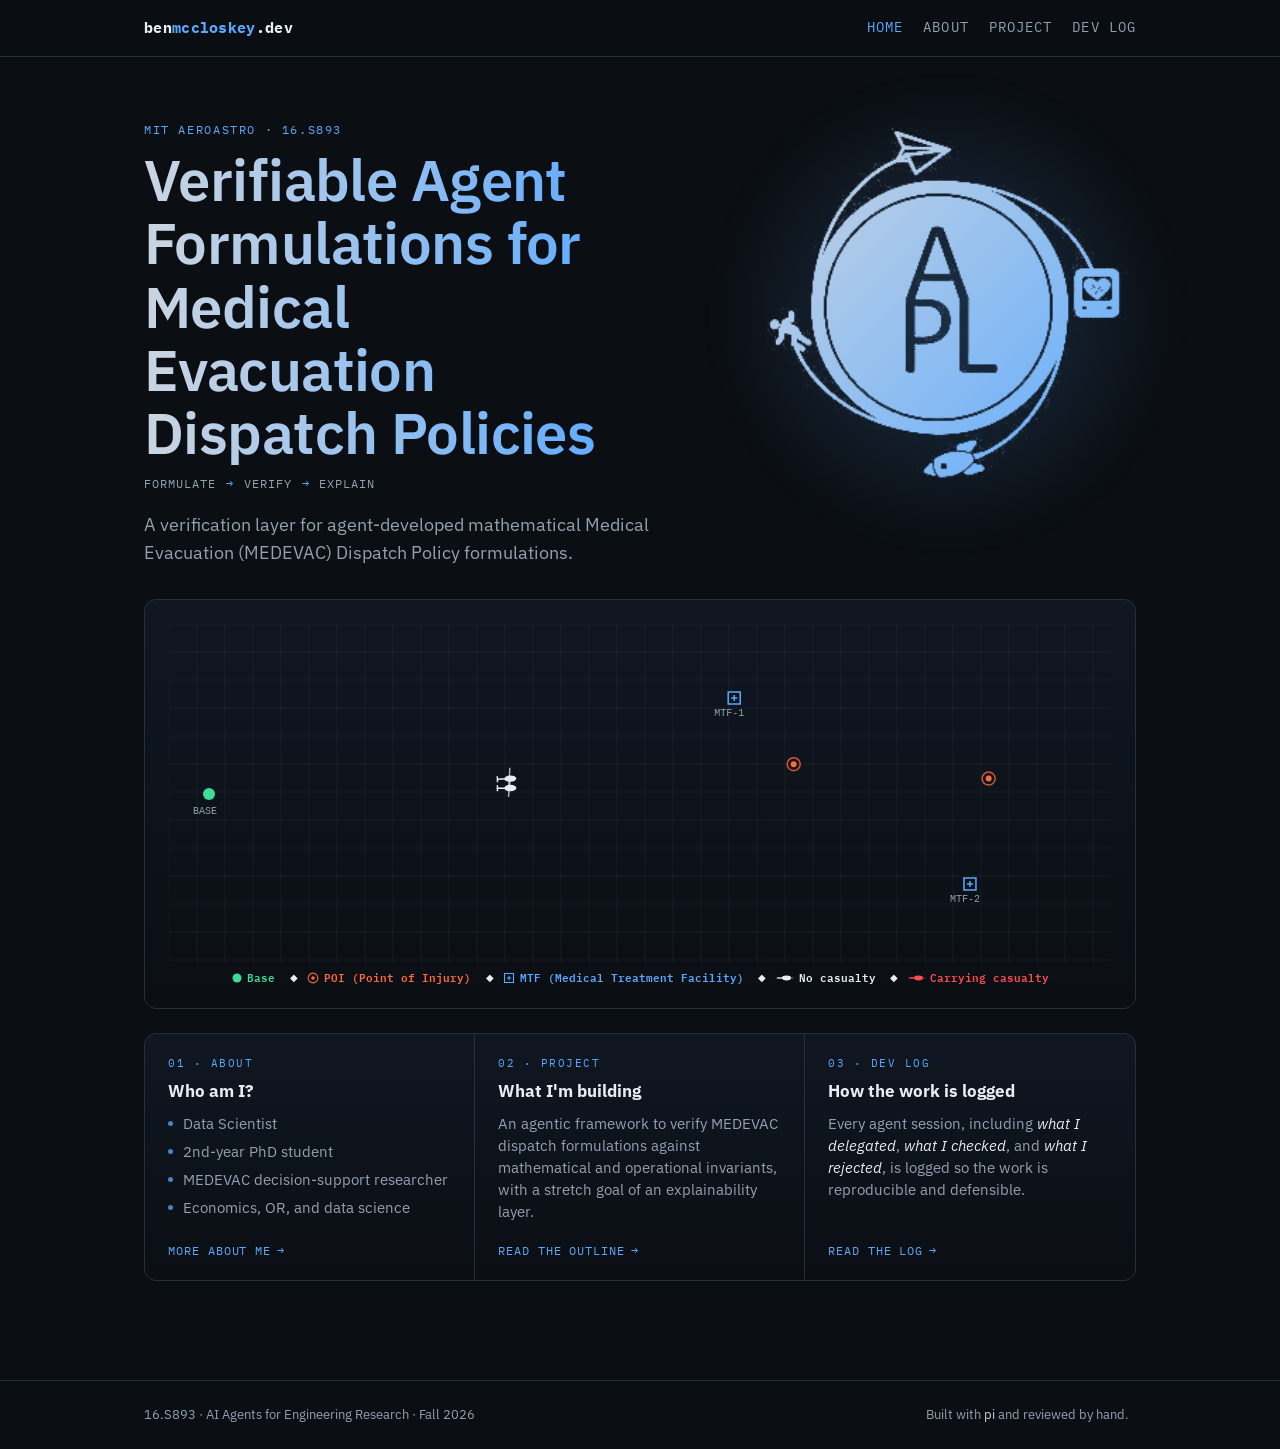
<file: index.html>
<!doctype html>
<html lang="en">
<head>
  <meta charset="utf-8" />
  <meta name="viewport" content="width=device-width, initial-scale=1" />
  <title>Ben McCloskey — 16.S893 Portfolio</title>
  <link rel="preconnect" href="https://fonts.googleapis.com" />
  <link rel="preconnect" href="https://fonts.gstatic.com" crossorigin />
  <link href="https://fonts.googleapis.com/css2?family=IBM+Plex+Mono:wght@400;500;600;700&family=IBM+Plex+Sans:wght@400;500;600;700&display=swap" rel="stylesheet" />
  <link rel="stylesheet" href="css/style.css?v=16" />
  <noscript><style>body{opacity:1 !important;}</style></noscript>
</head>
<body>
  <main>
    <div class="wrap">
      <div class="hero-top">
        <div class="hero-text">
          <span class="eyebrow">MIT AeroAstro &middot; 16.S893</span>
          <h1 class="hero-title">Verifiable Agent Formulations for Medical Evacuation Dispatch Policies</h1>
          <p class="pipeline">Formulate <span class="arrow">&rarr;</span> Verify <span class="arrow">&rarr;</span> Explain</p>
          <p class="lede">A verification layer for agent-developed mathematical Medical Evacuation (MEDEVAC) Dispatch Policy formulations.</p>
        </div>
        <div class="hero-figure">
          <span class="apl-mark" role="img" aria-label="APL logo"></span>
        </div>
      </div>

      <div class="hero">
        <canvas id="dispatch-canvas" aria-label="Animated stylized MEDEVAC dispatch simulation" role="img"></canvas>
        <ul class="hero-legend">
          <li class="legend-base">
            <svg class="icon" viewBox="0 0 16 16" width="12" height="12" aria-hidden="true"><circle cx="8" cy="8" r="6" fill="currentColor"/></svg>
            Base
          </li>
          <li class="legend-poi">
            <svg class="icon" viewBox="0 0 16 16" width="12" height="12" aria-hidden="true"><circle cx="8" cy="8" r="6.5" fill="none" stroke="currentColor" stroke-width="1.4"/><circle cx="8" cy="8" r="2.4" fill="currentColor"/></svg>
            POI (Point of Injury)
          </li>
          <li class="legend-mtf">
            <svg class="icon" viewBox="0 0 16 16" width="12" height="12" aria-hidden="true"><rect x="2" y="2" width="12" height="12" fill="none" stroke="currentColor" stroke-width="1.4"/><path d="M8 5v6M5 8h6" stroke="currentColor" stroke-width="1.4"/></svg>
            MTF (Medical Treatment Facility)
          </li>
          <li class="legend-heli-empty">
            <svg class="icon" viewBox="0 0 24 16" width="18" height="12" aria-hidden="true"><line x1="1" y1="8" x2="9" y2="8" stroke="currentColor" stroke-width="1.6"/><ellipse cx="14" cy="8" rx="6" ry="3.2" fill="currentColor"/><line x1="3" y1="8" x2="23" y2="8" stroke="currentColor" stroke-width="1" opacity="0.6"/></svg>
            No casualty
          </li>
          <li class="legend-heli-casualty">
            <svg class="icon" viewBox="0 0 24 16" width="18" height="12" aria-hidden="true"><line x1="1" y1="8" x2="9" y2="8" stroke="currentColor" stroke-width="1.6"/><ellipse cx="14" cy="8" rx="6" ry="3.2" fill="currentColor"/><line x1="3" y1="8" x2="23" y2="8" stroke="currentColor" stroke-width="1" opacity="0.6"/></svg>
            Carrying casualty
          </li>
        </ul>
      </div>

      <div class="entry-grid">
        <article class="entry-card">
          <span class="entry-kicker">01 &middot; About</span>
          <h3>Who am I?</h3>
          <ul class="entry-list">
            <li>Data Scientist</li>
            <li>2nd-year PhD student</li>
            <li>MEDEVAC decision-support researcher</li>
            <li>Economics, OR, and data science</li>
          </ul>
          <a class="entry-link" href="about.html">More about me <span aria-hidden="true">&rarr;</span></a>
        </article>
        <article class="entry-card">
          <span class="entry-kicker">02 &middot; Project</span>
          <h3>What I'm building</h3>
          <p>An agentic framework to verify MEDEVAC dispatch formulations against mathematical and operational invariants, with a stretch goal of an explainability layer.</p>
          <a class="entry-link" href="project.html">Read the outline <span aria-hidden="true">&rarr;</span></a>
        </article>
        <article class="entry-card">
          <span class="entry-kicker">03 &middot; Dev log</span>
          <h3>How the work is logged</h3>
          <p>Every agent session, including <em>what I delegated</em>, <em>what I checked</em>, and <em>what I rejected</em>, is logged so the work is reproducible and defensible.</p>
          <a class="entry-link" href="devlog.html">Read the log <span aria-hidden="true">&rarr;</span></a>
        </article>
      </div>
    </div>
  </main>

  <script src="js/layout.js?v=8"></script>
  <script src="js/dispatch.js?v=4"></script>
</body>
</html>
</file>
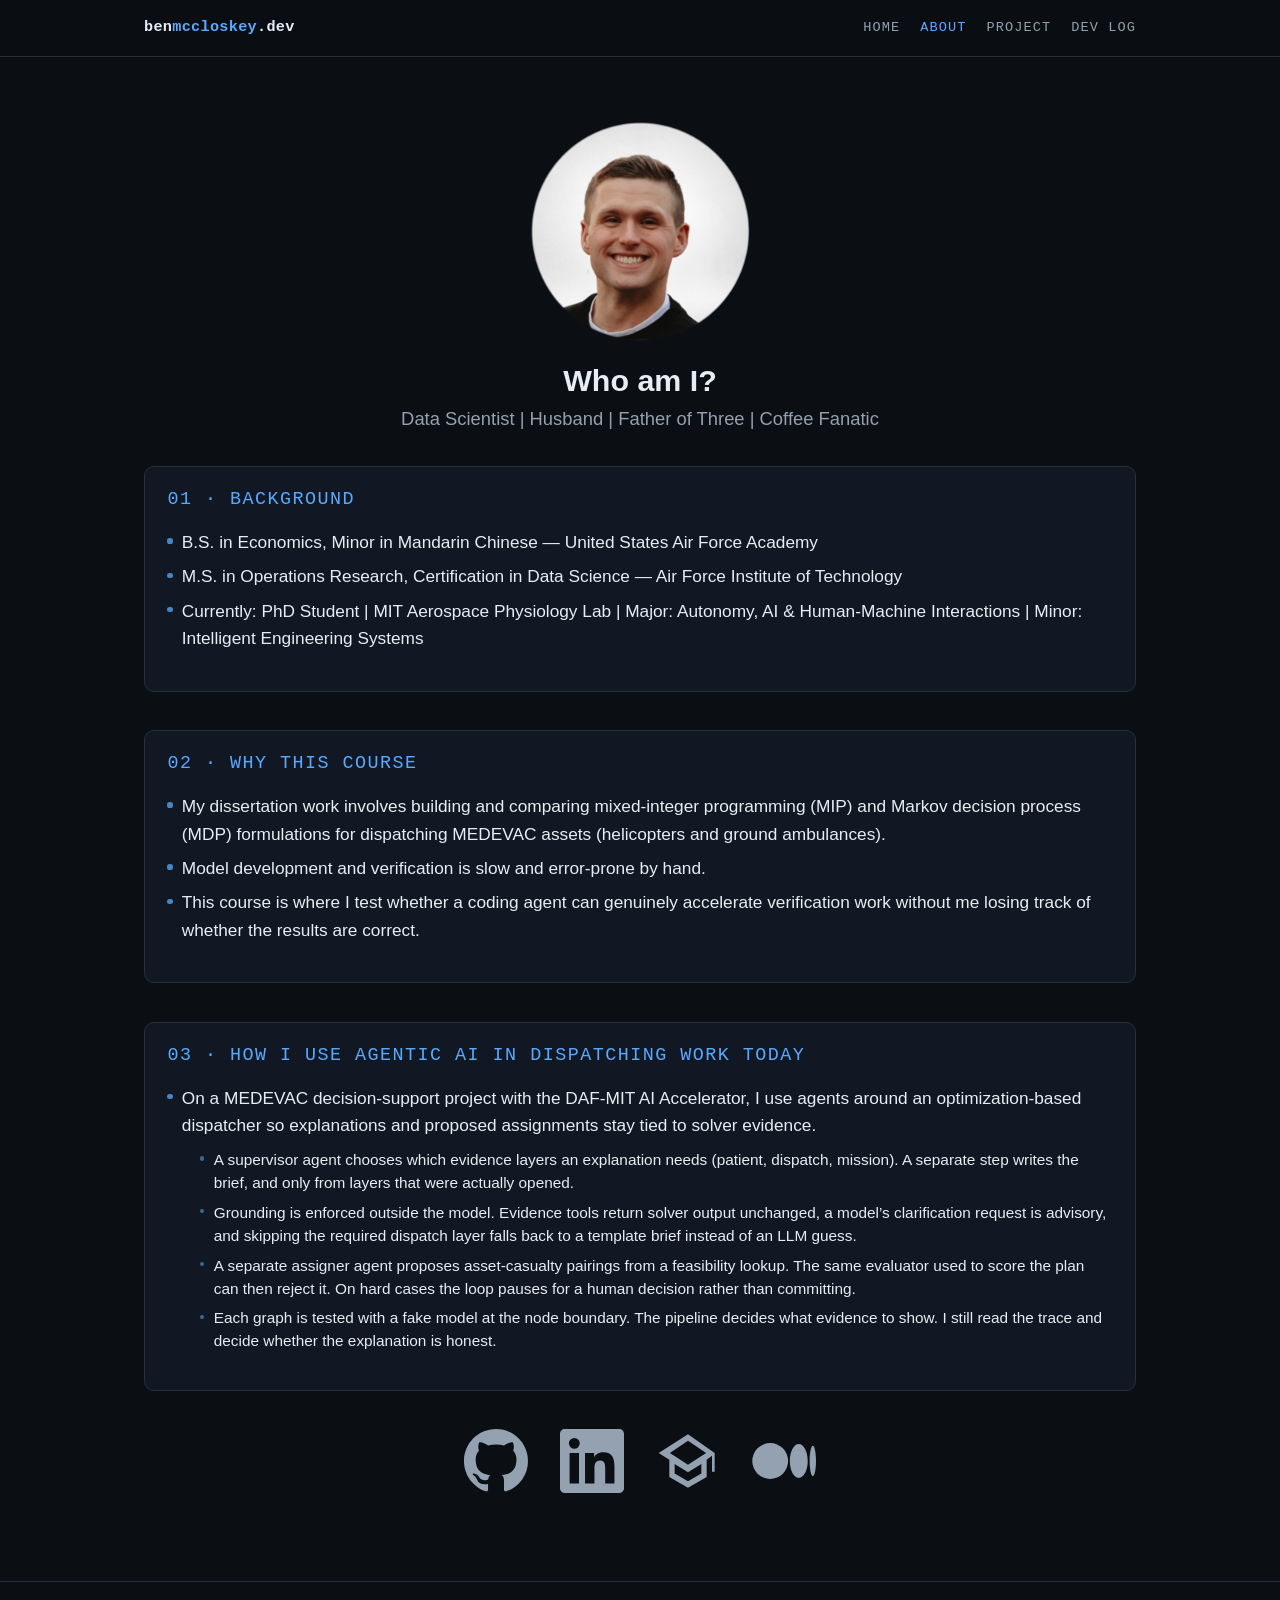
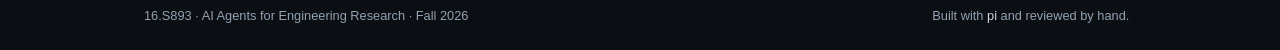
<file: about.html>
<!doctype html>
<html lang="en">
<head>
  <meta charset="utf-8" />
  <meta name="viewport" content="width=device-width, initial-scale=1" />
  <title>About — Ben McCloskey</title>
  <link rel="stylesheet" href="css/style.css?v=16" />
</head>
<body>
  <main>
    <div class="wrap">
      <img src="figures/about/me-circle.png" alt="Ben McCloskey" class="avatar" />
      <h1 class="about-title">Who am I?</h1>
      <p class="lede about-lede">Data Scientist | Husband | Father of Three | Coffee Fanatic</p>

      <div class="card about-card">
        <span class="entry-kicker">01 &middot; Background</span>
        <ul class="entry-list">
          <li>B.S. in Economics, Minor in Mandarin Chinese — United States Air Force Academy</li>
          <li>M.S. in Operations Research, Certification in Data Science — Air Force Institute of Technology</li>
          <li>Currently: PhD Student | MIT Aerospace Physiology Lab | Major: Autonomy, AI & Human-Machine Interactions | Minor: Intelligent Engineering Systems</li>
        </ul>
      </div>

      <div class="card about-card">
        <span class="entry-kicker">02 &middot; Why this course</span>
        <ul class="entry-list">
          <li>My dissertation work involves building and comparing mixed-integer programming (MIP) and Markov decision process (MDP) formulations for dispatching MEDEVAC assets (helicopters and ground ambulances).</li>
          <li>Model development and verification is slow and error-prone by hand.</li>
          <li>This course is where I test whether a coding agent can genuinely accelerate verification work without me losing track of whether the results are correct.</li>
        </ul>
      </div>

     <div class="card about-card">
  <span class="entry-kicker">03 &middot; How I use Agentic AI in Dispatching Work today</span>
  <ul class="entry-list">
    <li>On a MEDEVAC decision-support project with the DAF-MIT AI Accelerator, I use agents around an optimization-based dispatcher so explanations and proposed assignments stay tied to solver evidence.
      <ul class="entry-sublist">
        <li>A supervisor agent chooses which evidence layers an explanation needs (patient, dispatch, mission). A separate step writes the brief, and only from layers that were actually opened.</li>
        <li>Grounding is enforced outside the model. Evidence tools return solver output unchanged, a model’s clarification request is advisory, and skipping the required dispatch layer falls back to a template brief instead of an LLM guess.</li>
        <li>A separate assigner agent proposes asset-casualty pairings from a feasibility lookup. The same evaluator used to score the plan can then reject it. On hard cases the loop pauses for a human decision rather than committing.</li>
        <li>Each graph is tested with a fake model at the node boundary. The pipeline decides what evidence to show. I still read the trace and decide whether the explanation is honest.</li>
      </ul>
    </li>
  </ul>
</div>

      <ul class="social-links-list">
        <li>
          <a href="https://github.com/benmccloskey" target="_blank" rel="noopener" aria-label="GitHub" title="GitHub">
            <svg viewBox="0 0 16 16" width="64" height="64" aria-hidden="true"><path fill="currentColor" d="M8 0C3.58 0 0 3.58 0 8c0 3.54 2.29 6.53 5.47 7.59.4.07.55-.17.55-.38 0-.19-.01-.82-.01-1.49-2.01.37-2.53-.49-2.69-.94-.09-.23-.48-.94-.82-1.13-.28-.15-.68-.52-.01-.53.63-.01 1.08.58 1.23.82.72 1.21 1.87.87 2.33.66.07-.52.28-.87.51-1.07-1.78-.2-3.64-.89-3.64-3.95 0-.87.31-1.59.82-2.15-.08-.2-.36-1.02.08-2.12 0 0 .67-.21 2.2.82a7.6 7.6 0 0 1 2-.27c.68 0 1.36.09 2 .27 1.53-1.04 2.2-.82 2.2-.82.44 1.1.16 1.92.08 2.12.51.56.82 1.27.82 2.15 0 3.07-1.87 3.75-3.65 3.95.29.25.54.73.54 1.48 0 1.07-.01 1.93-.01 2.2 0 .21.15.46.55.38A8.01 8.01 0 0 0 16 8c0-4.42-3.58-8-8-8Z"/></svg>
          </a>
        </li>
        <li>
          <a href="https://www.linkedin.com/in/benjamin-mccloskey-169975a8/" target="_blank" rel="noopener" aria-label="LinkedIn" title="LinkedIn">
            <svg viewBox="0 0 16 16" width="64" height="64" aria-hidden="true"><path fill="currentColor" d="M14.82 0H1.18C.53 0 0 .53 0 1.18v13.64C0 15.47.53 16 1.18 16h13.64c.65 0 1.18-.53 1.18-1.18V1.18C16 .53 15.47 0 14.82 0ZM4.75 13.65H2.4V6h2.35v7.65Zm-1.17-8.7a1.36 1.36 0 1 1 0-2.72 1.36 1.36 0 0 1 0 2.72Zm10.07 8.7h-2.35V9.9c0-.9-.02-2.05-1.25-2.05-1.25 0-1.44.98-1.44 1.98v3.82H6.26V6h2.26v1.05h.03c.31-.59 1.08-1.22 2.23-1.22 2.39 0 2.83 1.57 2.83 3.62v4.2Z"/></svg>
          </a>
        </li>
        <li>
          <a href="https://scholar.google.com/citations?user=gbWarH4AAAAJ&hl=en" target="_blank" rel="noopener" aria-label="Google Scholar" title="Google Scholar">
            <svg viewBox="0 0 24 24" width="64" height="64" aria-hidden="true"><path fill="currentColor" d="M12 2 1 9l4 2.5V18l7 4 7-4v-6.5L21 10v6h1V9L12 2Zm0 2.4L18.8 9 12 13.4 5.2 9 12 4.4Zm-5 8.7 5 3.1 5-3.1v3.6l-5 2.86-5-2.86v-3.6Z"/></svg>
          </a>
        </li>
        <li>
          <a href="https://ben-mccloskey20.medium.com/" target="_blank" rel="noopener" aria-label="Medium" title="Medium">
            <svg viewBox="0 0 24 24" width="64" height="64" aria-hidden="true"><path fill="currentColor" d="M13.54 12a6.72 6.72 0 0 1-6.72 6.72A6.72 6.72 0 0 1 .1 12a6.72 6.72 0 0 1 6.72-6.72A6.72 6.72 0 0 1 13.54 12Zm7.36 0c0 3.5-1.5 6.34-3.36 6.34-1.85 0-3.35-2.84-3.35-6.34 0-3.5 1.5-6.34 3.35-6.34 1.86 0 3.36 2.84 3.36 6.34ZM24 12c0 3.14-.53 5.68-1.18 5.68-.66 0-1.19-2.54-1.19-5.68 0-3.14.53-5.68 1.19-5.68.65 0 1.18 2.54 1.18 5.68Z"/></svg>
          </a>
        </li>
      </ul>
    </div>
  </main>

  <script src="js/layout.js?v=8"></script>
</body>
</html>
</file>
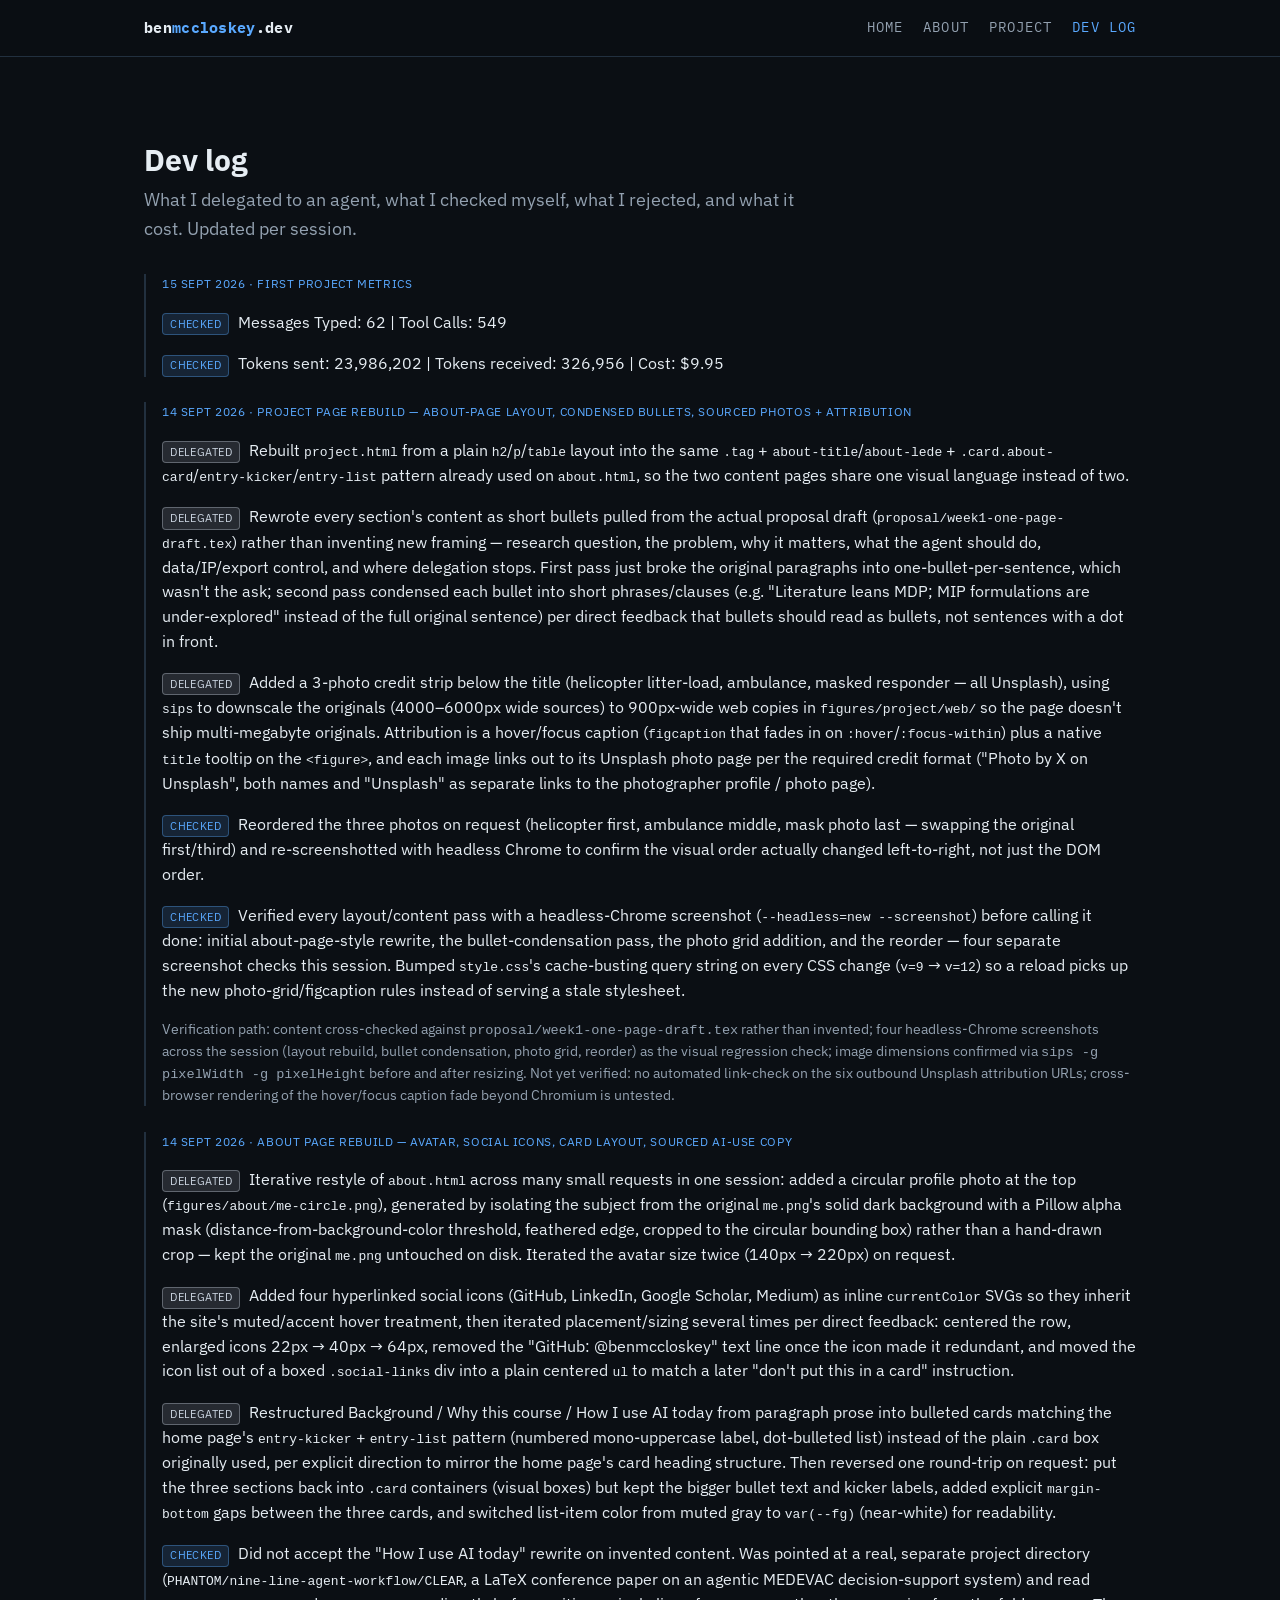
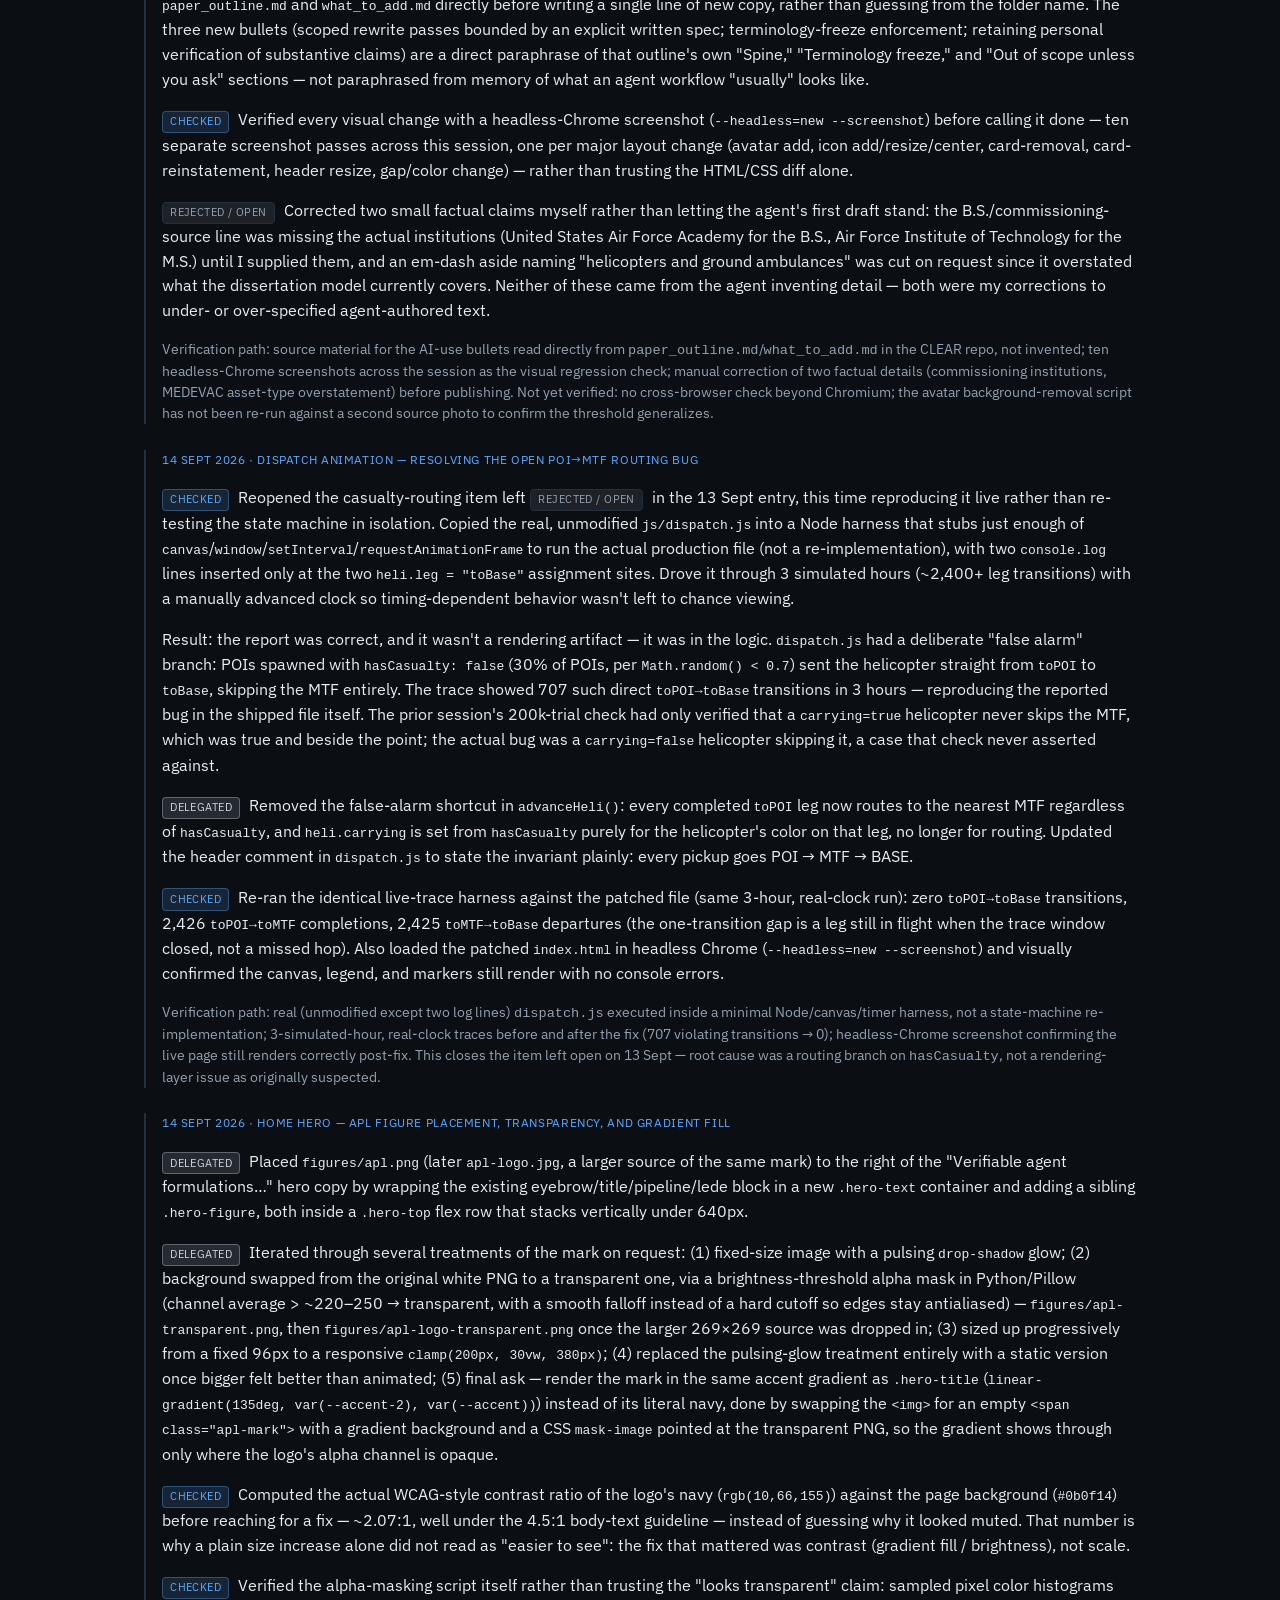
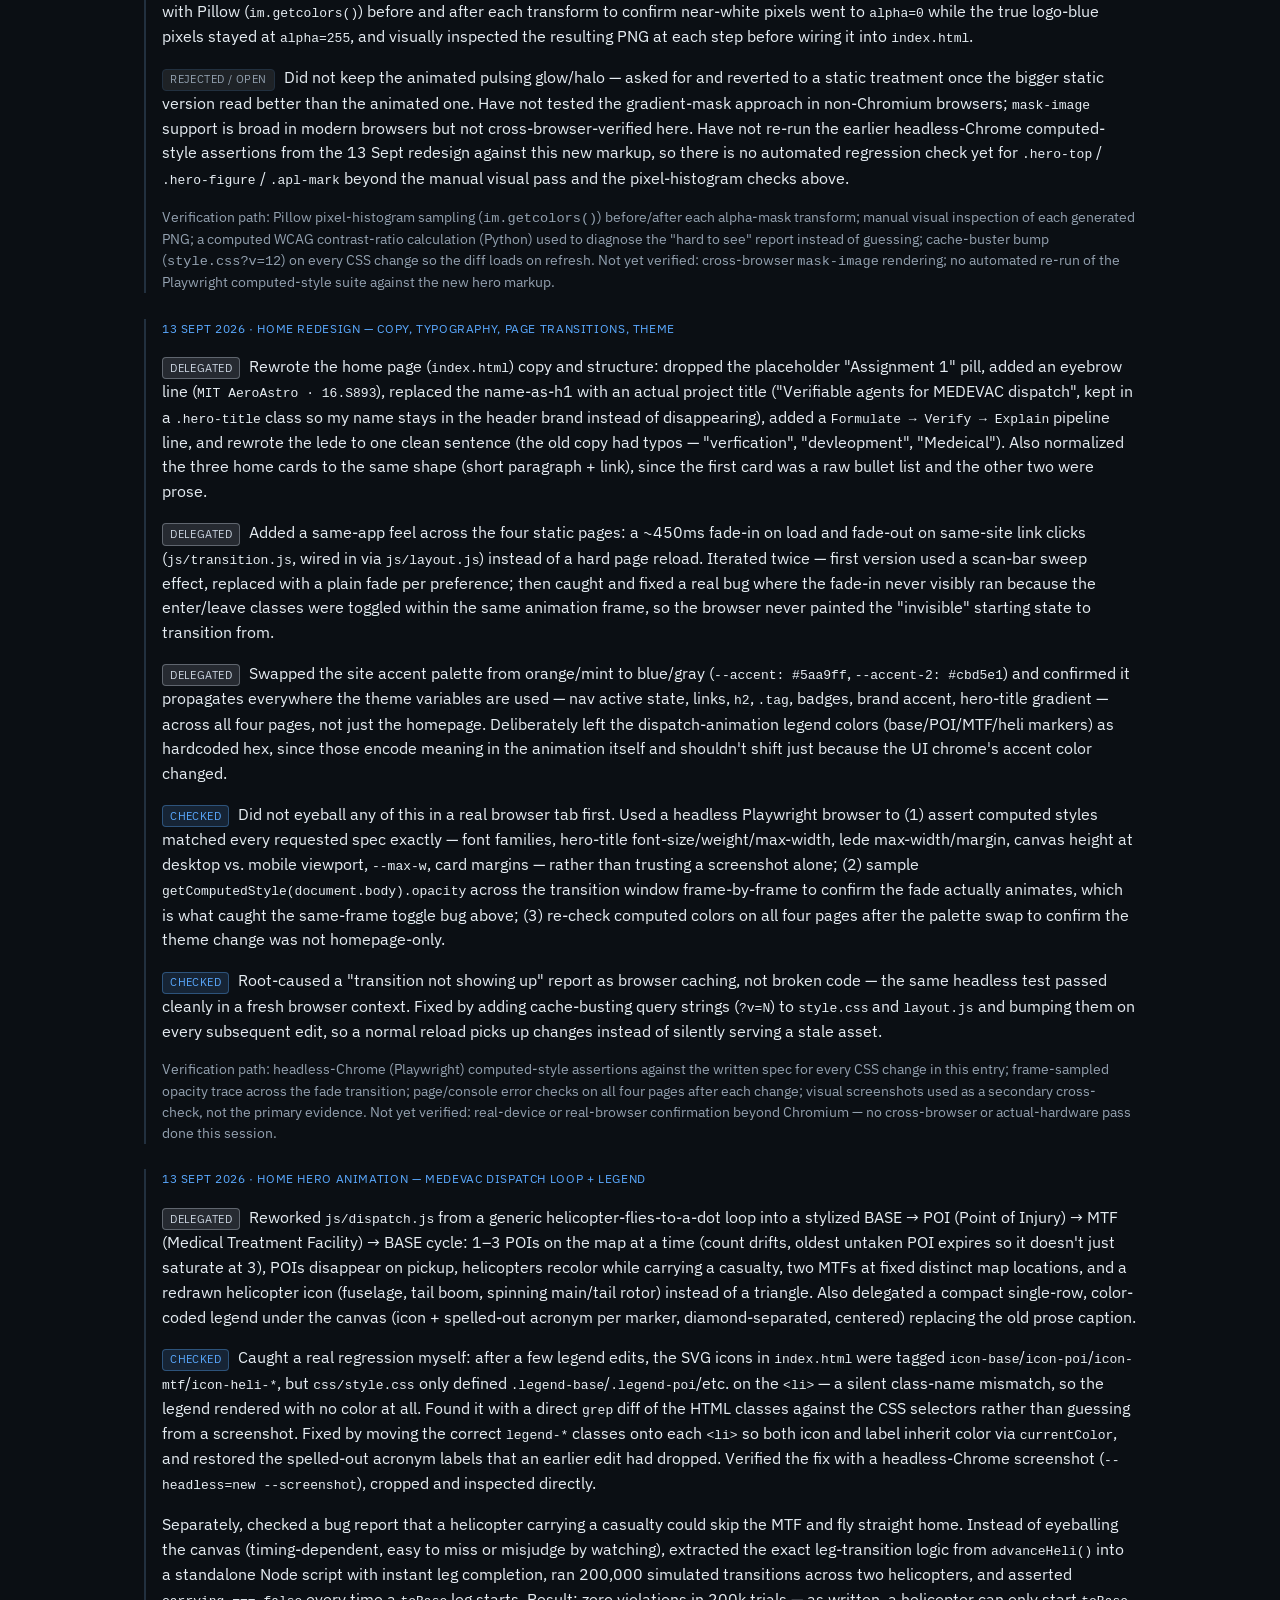
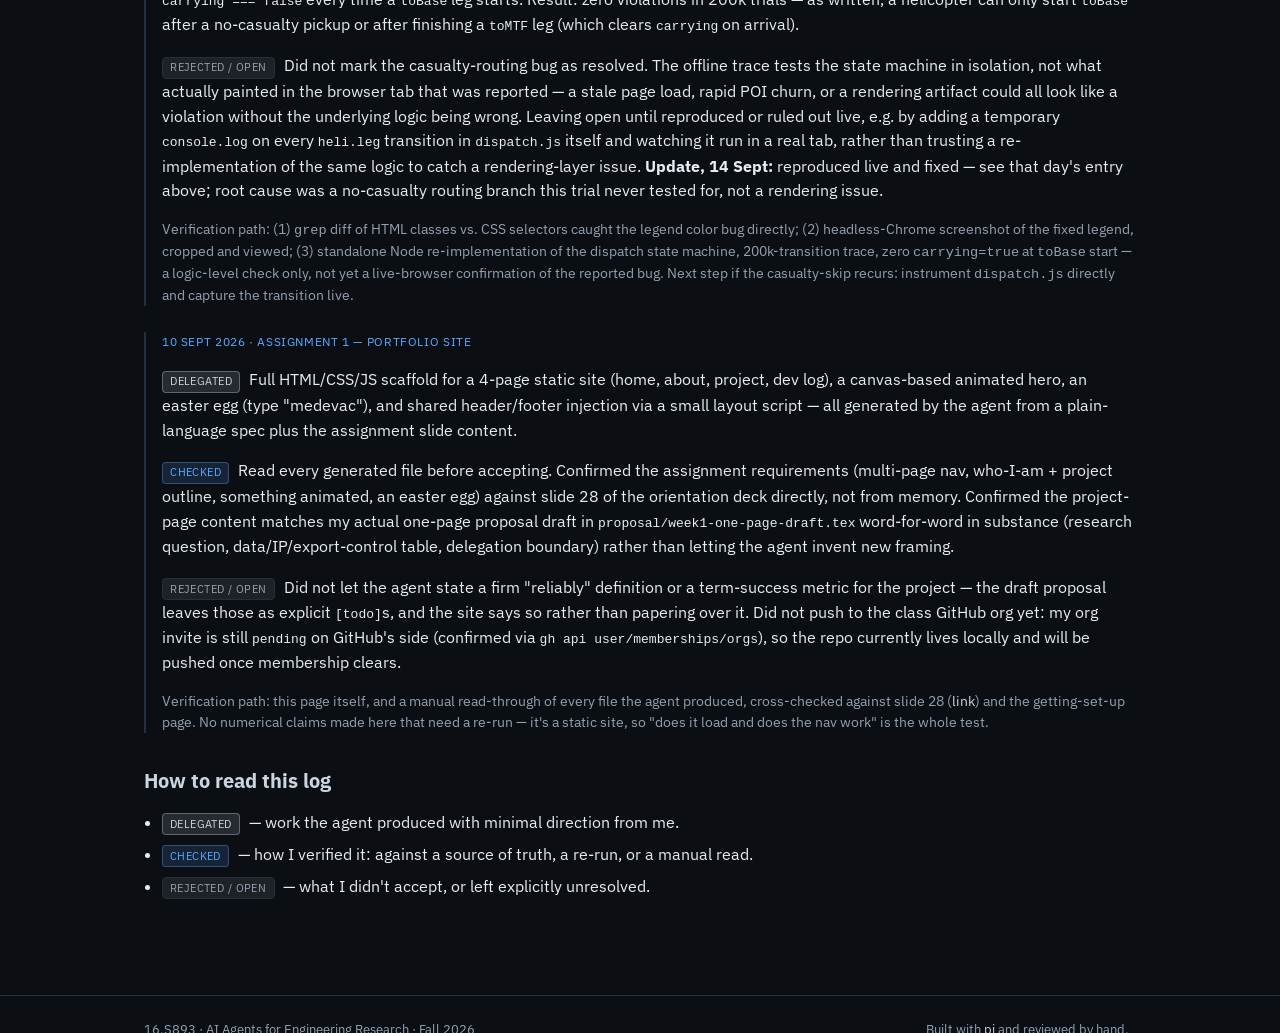
<file: devlog.html>
<!doctype html>
<html lang="en">
<head>
  <meta charset="utf-8" />
  <meta name="viewport" content="width=device-width, initial-scale=1" />
  <title>AI-Use Dev Log — Ben McCloskey</title>
  <link rel="preconnect" href="https://fonts.googleapis.com" />
  <link rel="preconnect" href="https://fonts.gstatic.com" crossorigin />
  <link href="https://fonts.googleapis.com/css2?family=IBM+Plex+Mono:wght@400;500;600;700&family=IBM+Plex+Sans:wght@400;500;600;700&display=swap" rel="stylesheet" />
  <link rel="stylesheet" href="css/style.css?v=16" />
  <noscript><style>body{opacity:1 !important;}</style></noscript>
</head>
<body>
  <main>
    <div class="wrap">
      <h1>Dev log</h1>
      <p class="lede">What I delegated to an agent, what I checked myself, what I rejected, and what it cost. Updated per session.</p>

      <div class="log-entry">
        <div class="log-date">15 Sept 2026 &middot; First project Metrics</div>
        <p>
          <span class="badge checked">Checked</span> Messages Typed: 62 | Tool Calls: 549 
        </p>
        <p>
          <span class="badge checked">Checked</span> Tokens sent: 23,986,202 | Tokens received: 326,956 | Cost: $9.95 
        </p>
      </div>

      <div class="log-entry">
        <div class="log-date">14 Sept 2026 &middot; Project page rebuild &mdash; about-page layout, condensed bullets, sourced photos + attribution</div>
        <p>
          <span class="badge delegated">Delegated</span> Rebuilt <code>project.html</code> from a plain <code>h2</code>/<code>p</code>/<code>table</code> layout into the same <code>.tag</code> + <code>about-title</code>/<code>about-lede</code> + <code>.card.about-card</code>/<code>entry-kicker</code>/<code>entry-list</code> pattern already used on <code>about.html</code>, so the two content pages share one visual language instead of two.
        </p>
        <p>
          <span class="badge delegated">Delegated</span> Rewrote every section's content as short bullets pulled from the actual proposal draft (<code>proposal/week1-one-page-draft.tex</code>) rather than inventing new framing &mdash; research question, the problem, why it matters, what the agent should do, data/IP/export control, and where delegation stops. First pass just broke the original paragraphs into one-bullet-per-sentence, which wasn't the ask; second pass condensed each bullet into short phrases/clauses (e.g. "Literature leans MDP; MIP formulations are under-explored" instead of the full original sentence) per direct feedback that bullets should read as bullets, not sentences with a dot in front.
        </p>
        <p>
          <span class="badge delegated">Delegated</span> Added a 3-photo credit strip below the title (helicopter litter-load, ambulance, masked responder &mdash; all Unsplash), using <code>sips</code> to downscale the originals (4000&ndash;6000px wide sources) to 900px-wide web copies in <code>figures/project/web/</code> so the page doesn't ship multi-megabyte originals. Attribution is a hover/focus caption (<code>figcaption</code> that fades in on <code>:hover</code>/<code>:focus-within</code>) plus a native <code>title</code> tooltip on the <code>&lt;figure&gt;</code>, and each image links out to its Unsplash photo page per the required credit format ("Photo by X on Unsplash", both names and "Unsplash" as separate links to the photographer profile / photo page).
        </p>
        <p>
          <span class="badge checked">Checked</span> Reordered the three photos on request (helicopter first, ambulance middle, mask photo last &mdash; swapping the original first/third) and re-screenshotted with headless Chrome to confirm the visual order actually changed left-to-right, not just the DOM order.
        </p>
        <p>
          <span class="badge checked">Checked</span> Verified every layout/content pass with a headless-Chrome screenshot (<code>--headless=new --screenshot</code>) before calling it done: initial about-page-style rewrite, the bullet-condensation pass, the photo grid addition, and the reorder &mdash; four separate screenshot checks this session. Bumped <code>style.css</code>'s cache-busting query string on every CSS change (<code>v=9</code> &rarr; <code>v=12</code>) so a reload picks up the new photo-grid/figcaption rules instead of serving a stale stylesheet.
        </p>
        <p style="color:var(--muted); font-size:0.85rem;">
          Verification path: content cross-checked against <code>proposal/week1-one-page-draft.tex</code> rather than invented; four headless-Chrome screenshots across the session (layout rebuild, bullet condensation, photo grid, reorder) as the visual regression check; image dimensions confirmed via <code>sips -g pixelWidth -g pixelHeight</code> before and after resizing. Not yet verified: no automated link-check on the six outbound Unsplash attribution URLs; cross-browser rendering of the hover/focus caption fade beyond Chromium is untested.
        </p>
      </div>

      <div class="log-entry">
        <div class="log-date">14 Sept 2026 &middot; About page rebuild — avatar, social icons, card layout, sourced AI-use copy</div>
        <p>
          <span class="badge delegated">Delegated</span> Iterative restyle of <code>about.html</code> across many small requests in one session: added a circular profile photo at the top (<code>figures/about/me-circle.png</code>), generated by isolating the subject from the original <code>me.png</code>'s solid dark background with a Pillow alpha mask (distance-from-background-color threshold, feathered edge, cropped to the circular bounding box) rather than a hand-drawn crop — kept the original <code>me.png</code> untouched on disk. Iterated the avatar size twice (140px &rarr; 220px) on request.
        </p>
        <p>
          <span class="badge delegated">Delegated</span> Added four hyperlinked social icons (GitHub, LinkedIn, Google Scholar, Medium) as inline <code>currentColor</code> SVGs so they inherit the site's muted/accent hover treatment, then iterated placement/sizing several times per direct feedback: centered the row, enlarged icons 22px &rarr; 40px &rarr; 64px, removed the "GitHub: @benmccloskey" text line once the icon made it redundant, and moved the icon list out of a boxed <code>.social-links</code> div into a plain centered <code>ul</code> to match a later "don't put this in a card" instruction.
        </p>
        <p>
          <span class="badge delegated">Delegated</span> Restructured Background / Why this course / How I use AI today from paragraph prose into bulleted cards matching the home page's <code>entry-kicker</code> + <code>entry-list</code> pattern (numbered mono-uppercase label, dot-bulleted list) instead of the plain <code>.card</code> box originally used, per explicit direction to mirror the home page's card heading structure. Then reversed one round-trip on request: put the three sections back into <code>.card</code> containers (visual boxes) but kept the bigger bullet text and kicker labels, added explicit <code>margin-bottom</code> gaps between the three cards, and switched list-item color from muted gray to <code>var(--fg)</code> (near-white) for readability.
        </p>
        <p>
          <span class="badge checked">Checked</span> Did not accept the "How I use AI today" rewrite on invented content. Was pointed at a real, separate project directory (<code>PHANTOM/nine-line-agent-workflow/CLEAR</code>, a LaTeX conference paper on an agentic MEDEVAC decision-support system) and read <code>paper_outline.md</code> and <code>what_to_add.md</code> directly before writing a single line of new copy, rather than guessing from the folder name. The three new bullets (scoped rewrite passes bounded by an explicit written spec; terminology-freeze enforcement; retaining personal verification of substantive claims) are a direct paraphrase of that outline's own "Spine," "Terminology freeze," and "Out of scope unless you ask" sections — not paraphrased from memory of what an agent workflow "usually" looks like.
        </p>
        <p>
          <span class="badge checked">Checked</span> Verified every visual change with a headless-Chrome screenshot (<code>--headless=new --screenshot</code>) before calling it done — ten separate screenshot passes across this session, one per major layout change (avatar add, icon add/resize/center, card-removal, card-reinstatement, header resize, gap/color change) — rather than trusting the HTML/CSS diff alone.
        </p>
        <p>
          <span class="badge rejected">Rejected / open</span> Corrected two small factual claims myself rather than letting the agent's first draft stand: the B.S./commissioning-source line was missing the actual institutions (United States Air Force Academy for the B.S., Air Force Institute of Technology for the M.S.) until I supplied them, and an em-dash aside naming "helicopters and ground ambulances" was cut on request since it overstated what the dissertation model currently covers. Neither of these came from the agent inventing detail — both were my corrections to under- or over-specified agent-authored text.
        </p>
        <p style="color:var(--muted); font-size:0.85rem;">
          Verification path: source material for the AI-use bullets read directly from <code>paper_outline.md</code>/<code>what_to_add.md</code> in the CLEAR repo, not invented; ten headless-Chrome screenshots across the session as the visual regression check; manual correction of two factual details (commissioning institutions, MEDEVAC asset-type overstatement) before publishing. Not yet verified: no cross-browser check beyond Chromium; the avatar background-removal script has not been re-run against a second source photo to confirm the threshold generalizes.
        </p>
      </div>

      <div class="log-entry">
        <div class="log-date">14 Sept 2026 &middot; Dispatch animation — resolving the open POI&rarr;MTF routing bug</div>
        <p>
          <span class="badge checked">Checked</span> Reopened the casualty-routing item left <span class="badge rejected" style="vertical-align:baseline;">Rejected / open</span> in the 13 Sept entry, this time reproducing it live rather than re-testing the state machine in isolation. Copied the real, unmodified <code>js/dispatch.js</code> into a Node harness that stubs just enough of <code>canvas</code>/<code>window</code>/<code>setInterval</code>/<code>requestAnimationFrame</code> to run the actual production file (not a re-implementation), with two <code>console.log</code> lines inserted only at the two <code>heli.leg = "toBase"</code> assignment sites. Drove it through 3 simulated hours (~2,400+ leg transitions) with a manually advanced clock so timing-dependent behavior wasn't left to chance viewing.
        </p>
        <p>
          Result: the report was correct, and it wasn't a rendering artifact — it was in the logic. <code>dispatch.js</code> had a deliberate "false alarm" branch: POIs spawned with <code>hasCasualty: false</code> (30% of POIs, per <code>Math.random() &lt; 0.7</code>) sent the helicopter straight from <code>toPOI</code> to <code>toBase</code>, skipping the MTF entirely. The trace showed 707 such direct <code>toPOI&rarr;toBase</code> transitions in 3 hours — reproducing the reported bug in the shipped file itself. The prior session's 200k-trial check had only verified that a <code>carrying=true</code> helicopter never skips the MTF, which was true and beside the point; the actual bug was a <code>carrying=false</code> helicopter skipping it, a case that check never asserted against.
        </p>
        <p>
          <span class="badge delegated">Delegated</span> Removed the false-alarm shortcut in <code>advanceHeli()</code>: every completed <code>toPOI</code> leg now routes to the nearest MTF regardless of <code>hasCasualty</code>, and <code>heli.carrying</code> is set from <code>hasCasualty</code> purely for the helicopter's color on that leg, no longer for routing. Updated the header comment in <code>dispatch.js</code> to state the invariant plainly: every pickup goes POI &rarr; MTF &rarr; BASE.
        </p>
        <p>
          <span class="badge checked">Checked</span> Re-ran the identical live-trace harness against the patched file (same 3-hour, real-clock run): zero <code>toPOI&rarr;toBase</code> transitions, 2,426 <code>toPOI&rarr;toMTF</code> completions, 2,425 <code>toMTF&rarr;toBase</code> departures (the one-transition gap is a leg still in flight when the trace window closed, not a missed hop). Also loaded the patched <code>index.html</code> in headless Chrome (<code>--headless=new --screenshot</code>) and visually confirmed the canvas, legend, and markers still render with no console errors.
        </p>
        <p style="color:var(--muted); font-size:0.85rem;">
          Verification path: real (unmodified except two log lines) <code>dispatch.js</code> executed inside a minimal Node/canvas/timer harness, not a state-machine re-implementation; 3-simulated-hour, real-clock traces before and after the fix (707 violating transitions &rarr; 0); headless-Chrome screenshot confirming the live page still renders correctly post-fix. This closes the item left open on 13 Sept — root cause was a routing branch on <code>hasCasualty</code>, not a rendering-layer issue as originally suspected.
        </p>
      </div>

      <div class="log-entry">
        <div class="log-date">14 Sept 2026 &middot; Home hero — APL figure placement, transparency, and gradient fill</div>
        <p>
          <span class="badge delegated">Delegated</span> Placed <code>figures/apl.png</code> (later <code>apl-logo.jpg</code>, a larger source of the same mark) to the right of the "Verifiable agent formulations&hellip;" hero copy by wrapping the existing eyebrow/title/pipeline/lede block in a new <code>.hero-text</code> container and adding a sibling <code>.hero-figure</code>, both inside a <code>.hero-top</code> flex row that stacks vertically under 640px.
        </p>
        <p>
          <span class="badge delegated">Delegated</span> Iterated through several treatments of the mark on request: (1) fixed-size image with a pulsing <code>drop-shadow</code> glow; (2) background swapped from the original white PNG to a transparent one, via a brightness-threshold alpha mask in Python/Pillow (channel average &gt; ~220&ndash;250 &rarr; transparent, with a smooth falloff instead of a hard cutoff so edges stay antialiased) &mdash; <code>figures/apl-transparent.png</code>, then <code>figures/apl-logo-transparent.png</code> once the larger 269&times;269 source was dropped in; (3) sized up progressively from a fixed 96px to a responsive <code>clamp(200px, 30vw, 380px)</code>; (4) replaced the pulsing-glow treatment entirely with a static version once bigger felt better than animated; (5) final ask &mdash; render the mark in the same accent gradient as <code>.hero-title</code> (<code>linear-gradient(135deg, var(--accent-2), var(--accent))</code>) instead of its literal navy, done by swapping the <code>&lt;img&gt;</code> for an empty <code>&lt;span class="apl-mark"&gt;</code> with a gradient background and a CSS <code>mask-image</code> pointed at the transparent PNG, so the gradient shows through only where the logo's alpha channel is opaque.
        </p>
        <p>
          <span class="badge checked">Checked</span> Computed the actual WCAG-style contrast ratio of the logo's navy (<code>rgb(10,66,155)</code>) against the page background (<code>#0b0f14</code>) before reaching for a fix &mdash; ~2.07:1, well under the 4.5:1 body-text guideline &mdash; instead of guessing why it looked muted. That number is why a plain size increase alone did not read as "easier to see": the fix that mattered was contrast (gradient fill / brightness), not scale.
        </p>
        <p>
          <span class="badge checked">Checked</span> Verified the alpha-masking script itself rather than trusting the "looks transparent" claim: sampled pixel color histograms with Pillow (<code>im.getcolors()</code>) before and after each transform to confirm near-white pixels went to <code>alpha=0</code> while the true logo-blue pixels stayed at <code>alpha=255</code>, and visually inspected the resulting PNG at each step before wiring it into <code>index.html</code>.
        </p>
        <p>
          <span class="badge rejected">Rejected / open</span> Did not keep the animated pulsing glow/halo &mdash; asked for and reverted to a static treatment once the bigger static version read better than the animated one. Have not tested the gradient-mask approach in non-Chromium browsers; <code>mask-image</code> support is broad in modern browsers but not cross-browser-verified here. Have not re-run the earlier headless-Chrome computed-style assertions from the 13 Sept redesign against this new markup, so there is no automated regression check yet for <code>.hero-top</code> / <code>.hero-figure</code> / <code>.apl-mark</code> beyond the manual visual pass and the pixel-histogram checks above.
        </p>
        <p style="color:var(--muted); font-size:0.85rem;">
          Verification path: Pillow pixel-histogram sampling (<code>im.getcolors()</code>) before/after each alpha-mask transform; manual visual inspection of each generated PNG; a computed WCAG contrast-ratio calculation (Python) used to diagnose the "hard to see" report instead of guessing; cache-buster bump (<code>style.css?v=12</code>) on every CSS change so the diff loads on refresh. Not yet verified: cross-browser <code>mask-image</code> rendering; no automated re-run of the Playwright computed-style suite against the new hero markup.
        </p>
      </div>

      <div class="log-entry">
        <div class="log-date">13 Sept 2026 &middot; Home redesign — copy, typography, page transitions, theme</div>
        <p>
          <span class="badge delegated">Delegated</span> Rewrote the home page (<code>index.html</code>) copy and structure: dropped the placeholder "Assignment 1" pill, added an eyebrow line (<code>MIT AeroAstro &middot; 16.S893</code>), replaced the name-as-h1 with an actual project title ("Verifiable agents for MEDEVAC dispatch", kept in a <code>.hero-title</code> class so my name stays in the header brand instead of disappearing), added a <code>Formulate &rarr; Verify &rarr; Explain</code> pipeline line, and rewrote the lede to one clean sentence (the old copy had typos &mdash; "verfication", "devleopment", "Medeical"). Also normalized the three home cards to the same shape (short paragraph + link), since the first card was a raw bullet list and the other two were prose.
        </p>
        <p>
          <span class="badge delegated">Delegated</span> Added a same-app feel across the four static pages: a ~450ms fade-in on load and fade-out on same-site link clicks (<code>js/transition.js</code>, wired in via <code>js/layout.js</code>) instead of a hard page reload. Iterated twice &mdash; first version used a scan-bar sweep effect, replaced with a plain fade per preference; then caught and fixed a real bug where the fade-in never visibly ran because the enter/leave classes were toggled within the same animation frame, so the browser never painted the "invisible" starting state to transition from.
        </p>
        <p>
          <span class="badge delegated">Delegated</span> Swapped the site accent palette from orange/mint to blue/gray (<code>--accent: #5aa9ff</code>, <code>--accent-2: #cbd5e1</code>) and confirmed it propagates everywhere the theme variables are used &mdash; nav active state, links, <code>h2</code>, <code>.tag</code>, badges, brand accent, hero-title gradient &mdash; across all four pages, not just the homepage. Deliberately left the dispatch-animation legend colors (base/POI/MTF/heli markers) as hardcoded hex, since those encode meaning in the animation itself and shouldn't shift just because the UI chrome's accent color changed.
        </p>
        <p>
          <span class="badge checked">Checked</span> Did not eyeball any of this in a real browser tab first. Used a headless Playwright browser to (1) assert computed styles matched every requested spec exactly &mdash; font families, hero-title font-size/weight/max-width, lede max-width/margin, canvas height at desktop vs. mobile viewport, <code>--max-w</code>, card margins &mdash; rather than trusting a screenshot alone; (2) sample <code>getComputedStyle(document.body).opacity</code> across the transition window frame-by-frame to confirm the fade actually animates, which is what caught the same-frame toggle bug above; (3) re-check computed colors on all four pages after the palette swap to confirm the theme change was not homepage-only.
        </p>
        <p>
          <span class="badge checked">Checked</span> Root-caused a "transition not showing up" report as browser caching, not broken code &mdash; the same headless test passed cleanly in a fresh browser context. Fixed by adding cache-busting query strings (<code>?v=N</code>) to <code>style.css</code> and <code>layout.js</code> and bumping them on every subsequent edit, so a normal reload picks up changes instead of silently serving a stale asset.
        </p>
        <p style="color:var(--muted); font-size:0.85rem;">
          Verification path: headless-Chrome (Playwright) computed-style assertions against the written spec for every CSS change in this entry; frame-sampled opacity trace across the fade transition; page/console error checks on all four pages after each change; visual screenshots used as a secondary cross-check, not the primary evidence. Not yet verified: real-device or real-browser confirmation beyond Chromium &mdash; no cross-browser or actual-hardware pass done this session.
        </p>
      </div>

      <div class="log-entry">
        <div class="log-date">13 Sept 2026 &middot; Home hero animation — MEDEVAC dispatch loop + legend</div>
        <p>
          <span class="badge delegated">Delegated</span> Reworked <code>js/dispatch.js</code> from a generic helicopter-flies-to-a-dot loop into a stylized BASE &rarr; POI (Point of Injury) &rarr; MTF (Medical Treatment Facility) &rarr; BASE cycle: 1&ndash;3 POIs on the map at a time (count drifts, oldest untaken POI expires so it doesn't just saturate at 3), POIs disappear on pickup, helicopters recolor while carrying a casualty, two MTFs at fixed distinct map locations, and a redrawn helicopter icon (fuselage, tail boom, spinning main/tail rotor) instead of a triangle. Also delegated a compact single-row, color-coded legend under the canvas (icon + spelled-out acronym per marker, diamond-separated, centered) replacing the old prose caption.
        </p>
        <p>
          <span class="badge checked">Checked</span> Caught a real regression myself: after a few legend edits, the SVG icons in <code>index.html</code> were tagged <code>icon-base</code>/<code>icon-poi</code>/<code>icon-mtf</code>/<code>icon-heli-*</code>, but <code>css/style.css</code> only defined <code>.legend-base</code>/<code>.legend-poi</code>/etc. on the <code>&lt;li&gt;</code> — a silent class-name mismatch, so the legend rendered with no color at all. Found it with a direct <code>grep</code> diff of the HTML classes against the CSS selectors rather than guessing from a screenshot. Fixed by moving the correct <code>legend-*</code> classes onto each <code>&lt;li&gt;</code> so both icon and label inherit color via <code>currentColor</code>, and restored the spelled-out acronym labels that an earlier edit had dropped. Verified the fix with a headless-Chrome screenshot (<code>--headless=new --screenshot</code>), cropped and inspected directly.
        </p>
        <p>
          Separately, checked a bug report that a helicopter carrying a casualty could skip the MTF and fly straight home. Instead of eyeballing the canvas (timing-dependent, easy to miss or misjudge by watching), extracted the exact leg-transition logic from <code>advanceHeli()</code> into a standalone Node script with instant leg completion, ran 200,000 simulated transitions across two helicopters, and asserted <code>carrying === false</code> every time a <code>toBase</code> leg starts. Result: zero violations in 200k trials — as written, a helicopter can only start <code>toBase</code> after a no-casualty pickup or after finishing a <code>toMTF</code> leg (which clears <code>carrying</code> on arrival).
        </p>
        <p>
          <span class="badge rejected">Rejected / open</span> Did not mark the casualty-routing bug as resolved. The offline trace tests the state machine in isolation, not what actually painted in the browser tab that was reported — a stale page load, rapid POI churn, or a rendering artifact could all look like a violation without the underlying logic being wrong. Leaving open until reproduced or ruled out live, e.g. by adding a temporary <code>console.log</code> on every <code>heli.leg</code> transition in <code>dispatch.js</code> itself and watching it run in a real tab, rather than trusting a re-implementation of the same logic to catch a rendering-layer issue. <strong>Update, 14 Sept:</strong> reproduced live and fixed — see that day's entry above; root cause was a no-casualty routing branch this trial never tested for, not a rendering issue.
        </p>
        <p style="color:var(--muted); font-size:0.85rem;">
          Verification path: (1) <code>grep</code> diff of HTML classes vs. CSS selectors caught the legend color bug directly; (2) headless-Chrome screenshot of the fixed legend, cropped and viewed; (3) standalone Node re-implementation of the dispatch state machine, 200k-transition trace, zero <code>carrying=true</code> at <code>toBase</code> start — a logic-level check only, not yet a live-browser confirmation of the reported bug. Next step if the casualty-skip recurs: instrument <code>dispatch.js</code> directly and capture the transition live.
        </p>
      </div>

      <div class="log-entry">
        <div class="log-date">10 Sept 2026 &middot; Assignment 1 — portfolio site</div>
        <p>
          <span class="badge delegated">Delegated</span> Full HTML/CSS/JS scaffold for a 4-page static site (home, about, project, dev log), a canvas-based animated hero, an easter egg (type "medevac"), and shared header/footer injection via a small layout script — all generated by the agent from a plain-language spec plus the assignment slide content.
        </p>
        <p>
          <span class="badge checked">Checked</span> Read every generated file before accepting. Confirmed the assignment requirements (multi-page nav, who-I-am + project outline, something animated, an easter egg) against slide 28 of the orientation deck directly, not from memory. Confirmed the project-page content matches my actual one-page proposal draft in <code>proposal/week1-one-page-draft.tex</code> word-for-word in substance (research question, data/IP/export-control table, delegation boundary) rather than letting the agent invent new framing.
        </p>
        <p>
          <span class="badge rejected">Rejected / open</span> Did not let the agent state a firm "reliably" definition or a term-success metric for the project — the draft proposal leaves those as explicit <code>[todo]</code>s, and the site says so rather than papering over it. Did not push to the class GitHub org yet: my org invite is still <code>pending</code> on GitHub's side (confirmed via <code>gh api user/memberships/orgs</code>), so the repo currently lives locally and will be pushed once membership clears.
        </p>
        <p style="color:var(--muted); font-size:0.85rem;">
          Verification path: this page itself, and a manual read-through of every file the agent produced, cross-checked against slide 28 (<a href="https://16s893-ai-for-engineering-research.github.io/class-repo/sessions/orientation/slides/#28" target="_blank" rel="noopener">link</a>) and the getting-set-up page. No numerical claims made here that need a re-run — it's a static site, so "does it load and does the nav work" is the whole test.
        </p>
      </div>

      <h2>How to read this log</h2>
      <ul class="clean">
        <li><span class="badge delegated">Delegated</span> — work the agent produced with minimal direction from me.</li>
        <li><span class="badge checked">Checked</span> — how I verified it: against a source of truth, a re-run, or a manual read.</li>
        <li><span class="badge rejected">Rejected / open</span> — what I didn't accept, or left explicitly unresolved.</li>
      </ul>
    </div>
  </main>

  <script src="js/layout.js?v=8"></script>
</body>
</html>
</file>
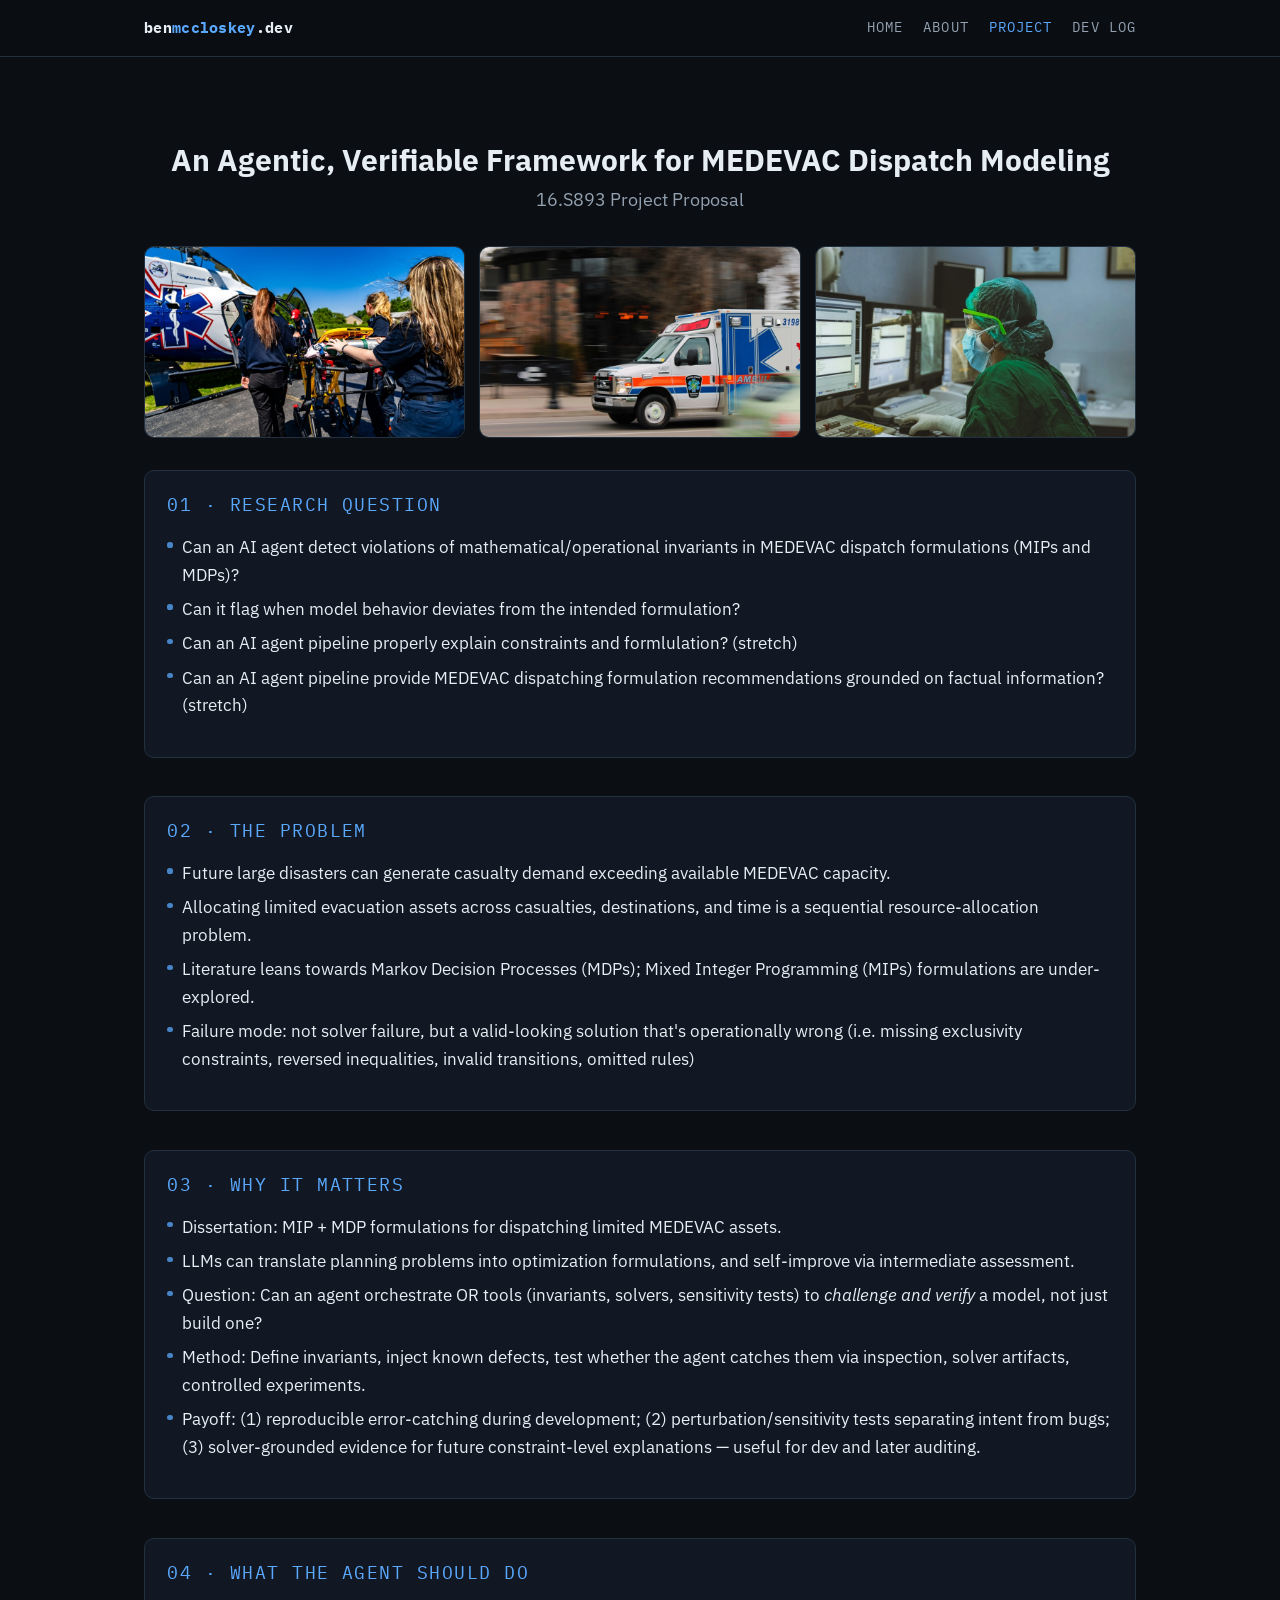
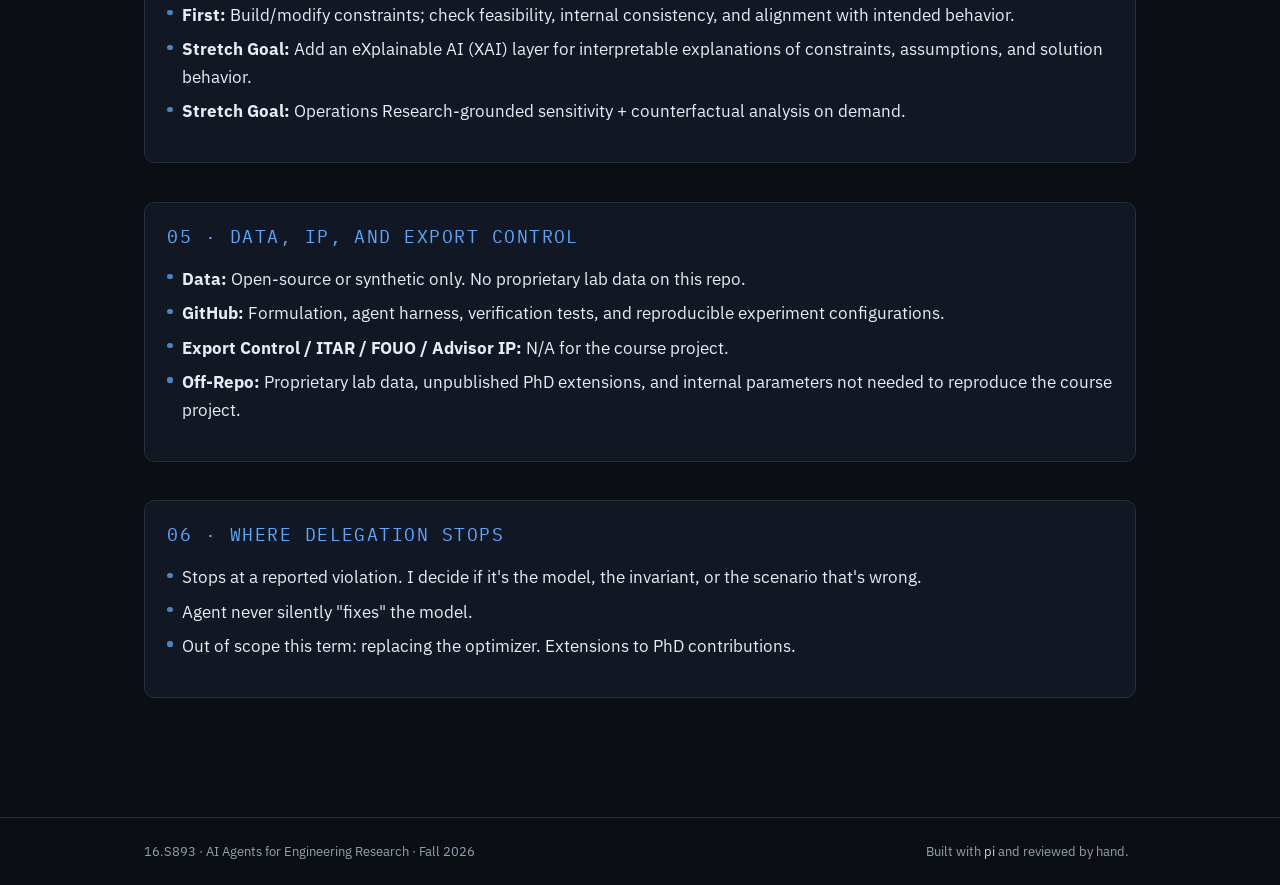
<file: project.html>
<!doctype html>
<html lang="en">
<head>
  <meta charset="utf-8" />
  <meta name="viewport" content="width=device-width, initial-scale=1" />
  <title>Project — Benjamin McCloskey</title>
  <link rel="preconnect" href="https://fonts.googleapis.com" />
  <link rel="preconnect" href="https://fonts.gstatic.com" crossorigin />
  <link href="https://fonts.googleapis.com/css2?family=IBM+Plex+Mono:wght@400;500;600;700&family=IBM+Plex+Sans:wght@400;500;600;700&display=swap" rel="stylesheet" />
  <link rel="stylesheet" href="css/style.css?v=16" />
  <noscript><style>body{opacity:1 !important;}</style></noscript>
</head>
<body>
  <main>
    <div class="wrap">
      <h1 class="about-title">An Agentic, Verifiable Framework for MEDEVAC Dispatch Modeling</h1>
      <p class="lede about-lede">16.S893 Project Proposal </p>

      <div class="photo-grid">
        <figure title="Photo by Jacob Narkiewicz on Unsplash">
          <a class="photo-link" href="https://unsplash.com/photos/medical-personnel-load-a-stretcher-into-an-air-ambulance-helicopter-yjUFagLT3Dg?utm_source=unsplash&amp;utm_medium=referral&amp;utm_content=creditCopyText" target="_blank" rel="noopener">
            <img src="figures/project/web/jacob-narkiewicz-yjUFagLT3Dg-unsplash.jpg" alt="Medical personnel load a stretcher into an air ambulance helicopter" loading="lazy" />
          </a>
          <figcaption>Photo by <a href="https://unsplash.com/@jakeynarky?utm_source=unsplash&amp;utm_medium=referral&amp;utm_content=creditCopyText" target="_blank" rel="noopener">Jacob Narkiewicz</a> on <a href="https://unsplash.com/photos/medical-personnel-load-a-stretcher-into-an-air-ambulance-helicopter-yjUFagLT3Dg?utm_source=unsplash&amp;utm_medium=referral&amp;utm_content=creditCopyText" target="_blank" rel="noopener">Unsplash</a></figcaption>
        </figure>
        <figure title="Photo by Jonnica Hill on Unsplash">
          <a class="photo-link" href="https://unsplash.com/photos/white-and-blue-ambulance-van-traveling-on-road-V5nq6u-Ce_U?utm_source=unsplash&amp;utm_medium=referral&amp;utm_content=creditCopyText" target="_blank" rel="noopener">
            <img src="figures/project/web/jonnica-hill-V5nq6u-Ce_U-unsplash.jpg" alt="White and blue ambulance van traveling on a road" loading="lazy" />
          </a>
          <figcaption>Photo by <a href="https://unsplash.com/@jonnicaahill?utm_source=unsplash&amp;utm_medium=referral&amp;utm_content=creditCopyText" target="_blank" rel="noopener">Jonnica Hill</a> on <a href="https://unsplash.com/photos/white-and-blue-ambulance-van-traveling-on-road-V5nq6u-Ce_U?utm_source=unsplash&amp;utm_medium=referral&amp;utm_content=creditCopyText" target="_blank" rel="noopener">Unsplash</a></figcaption>
        </figure>
        <figure title="Photo by Irwan on Unsplash">
          <a class="photo-link" href="https://unsplash.com/photos/person-in-green-shirt-wearing-white-mask-rbDE93-0hHs?utm_source=unsplash&amp;utm_medium=referral&amp;utm_content=creditCopyText" target="_blank" rel="noopener">
            <img src="figures/project/web/irwan-rbDE93-0hHs-unsplash.jpg" alt="Medical responder wearing a mask" loading="lazy" />
          </a>
          <figcaption>Photo by <a href="https://unsplash.com/@blogcious?utm_source=unsplash&amp;utm_medium=referral&amp;utm_content=creditCopyText" target="_blank" rel="noopener">Irwan</a> on <a href="https://unsplash.com/photos/person-in-green-shirt-wearing-white-mask-rbDE93-0hHs?utm_source=unsplash&amp;utm_medium=referral&amp;utm_content=creditCopyText" target="_blank" rel="noopener">Unsplash</a></figcaption>
        </figure>
      </div>

      <div class="card about-card">
        <span class="entry-kicker">01 &middot; Research question</span>
        <ul class="entry-list">
          <li>Can an AI agent detect violations of mathematical/operational invariants in MEDEVAC dispatch formulations (MIPs and MDPs)?</li>
          <li>Can it flag when model behavior deviates from the intended formulation?</li>
          <li>Can an AI agent pipeline properly explain constraints and formlulation? (stretch)</li>
          <li>Can an AI agent pipeline provide MEDEVAC dispatching formulation recommendations grounded on factual information? (stretch)</li>


        </ul>
      </div>

      <div class="card about-card">
        <span class="entry-kicker">02 &middot; The problem</span>
        <ul class="entry-list">
          <li>Future large disasters can generate casualty demand exceeding available MEDEVAC capacity.</li>
          <li>Allocating limited evacuation assets across casualties, destinations, and time is a sequential resource-allocation problem.</li>
          <li>Literature leans towards Markov Decision Processes (MDPs); Mixed Integer Programming (MIPs) formulations are under-explored.</li>
          <li>Failure mode: not solver failure, but a valid-looking solution that's operationally wrong  (i.e. missing exclusivity constraints, reversed inequalities, invalid transitions, omitted rules)</li>
        </ul>
      </div>

      <div class="card about-card">
        <span class="entry-kicker">03 &middot; Why it matters</span>
        <ul class="entry-list">
          <li>Dissertation: MIP + MDP formulations for dispatching limited MEDEVAC assets.</li>
          <li>LLMs can translate planning problems into optimization formulations, and self-improve via intermediate assessment.</li>
          <li>Question: Can an agent orchestrate OR tools (invariants, solvers, sensitivity tests) to <em>challenge and verify</em> a model, not just build one?</li>
          <li>Method: Define invariants, inject known defects, test whether the agent catches them via inspection, solver artifacts, controlled experiments.</li>
          <li>Payoff: (1) reproducible error-catching during development; (2) perturbation/sensitivity tests separating intent from bugs; (3) solver-grounded evidence for future constraint-level explanations — useful for dev and later auditing.</li>
        </ul>
      </div>

      <div class="card about-card">
        <span class="entry-kicker">04 &middot; What the agent should do</span>
        <ul class="entry-list">
          <li><strong>First:</strong> Build/modify constraints; check feasibility, internal consistency, and alignment with intended behavior.</li>
          <li><strong>Stretch Goal:</strong> Add an eXplainable AI (XAI) layer for interpretable explanations of constraints, assumptions, and solution behavior.</li>
          <li><strong>Stretch Goal:</strong> Operations Research-grounded sensitivity + counterfactual analysis on demand.</li>
        </ul>
      </div>
      
      
      <div class="card about-card">
        <span class="entry-kicker">05 &middot; Data, IP, and export control</span>
        <ul class="entry-list">
          <li><strong>Data:</strong> Open-source or synthetic only. No proprietary lab data on this repo.</li>
          <li><strong>GitHub:</strong> Formulation, agent harness, verification tests, and reproducible experiment configurations.</li>
          <li><strong>Export Control / ITAR / FOUO / Advisor IP:</strong> N/A for the course project.</li>
          <li><strong>Off-Repo:</strong> Proprietary lab data, unpublished PhD extensions, and internal parameters not needed to reproduce the course project.</li>
        </ul>
      </div>

      

      <div class="card about-card">
        <span class="entry-kicker">06 &middot; Where delegation stops</span>
        <ul class="entry-list">
          <li>Stops at a reported violation. I decide if it's the model, the invariant, or the scenario that's wrong.</li>
          <li>Agent never silently "fixes" the model.</li>
          <li>Out of scope this term: replacing the optimizer. Extensions to PhD contributions.</li>
        </ul>
      </div>
    </div>
  </main>

  <script src="js/layout.js?v=8"></script>
</body>
</html>
</file>
<file: css/style.css>
:root {
  --bg: #0b0f14;
  --bg-panel: #111823;
  --fg: #e6edf3;
  --muted: #93a1b0;
  --accent: #5aa9ff;
  --accent-2: #cbd5e1;
  --line: #22303f;
  --max-w: 1040px;
  --font-sans: "IBM Plex Sans", -apple-system, BlinkMacSystemFont, "Segoe UI", sans-serif;
  --font-mono: "IBM Plex Mono", "SFMono-Regular", Consolas, monospace;
}

* { box-sizing: border-box; }

html, body {
  margin: 0;
  padding: 0;
  background: var(--bg);
  color: var(--fg);
  font-family: var(--font-sans);
  line-height: 1.55;
}

a { color: var(--accent-2); text-decoration: none; }
a:hover { text-decoration: underline; }

.wrap {
  max-width: var(--max-w);
  margin: 0 auto;
  padding: 0 1.5rem;
}

header.site-header {
  border-bottom: 1px solid var(--line);
  padding: 1rem 0;
  position: sticky;
  top: 0;
  background: rgba(11, 15, 20, 0.92);
  backdrop-filter: blur(6px);
  z-index: 50;
}

.site-header .wrap {
  display: flex;
  align-items: center;
  justify-content: space-between;
  flex-wrap: wrap;
  gap: 0.75rem;
}

.brand {
  font-family: var(--font-mono);
  font-weight: 700;
  letter-spacing: 0.02em;
  color: var(--fg);
  font-size: 0.95rem;
}

.brand span { color: var(--accent); }

nav.main-nav ul {
  list-style: none;
  display: flex;
  gap: 1.25rem;
  margin: 0;
  padding: 0;
  font-size: 0.85rem;
  font-family: var(--font-mono);
}

nav.main-nav a {
  color: var(--muted);
  text-transform: uppercase;
  letter-spacing: 0.08em;
}

nav.main-nav a.active,
nav.main-nav a:hover {
  color: var(--accent);
  text-decoration: none;
}

main {
  padding: 4rem 0 5rem;
}

h1, h2, h3 {
  font-weight: 700;
  line-height: 1.25;
}

h1 { font-size: 1.9rem; margin-bottom: 0.4rem; }
h2 { font-size: 1.25rem; margin-top: 2.2rem; color: var(--accent-2); }
h3 { font-size: 1.05rem; margin-top: 1.4rem; }

.eyebrow {
  display: block;
  font-family: var(--font-mono);
  font-size: 0.72rem;
  letter-spacing: 0.14em;
  text-transform: uppercase;
  color: var(--accent);
  margin-bottom: 0.6rem;
}

.hero-top {
  display: flex;
  align-items: flex-start;
  justify-content: space-between;
  gap: 2rem;
}

.hero-text {
  flex: 1 1 auto;
  min-width: 0;
}

.hero-figure {
  flex: 0 0 auto;
  display: flex;
  align-items: center;
  justify-content: center;
  padding-top: 0.4rem;
  position: relative;
}

.hero-figure::before {
  content: "";
  position: absolute;
  inset: -10%;
  border-radius: 50%;
  background: radial-gradient(circle, rgba(90, 169, 255, 0.22), rgba(90, 169, 255, 0) 70%);
  filter: blur(18px);
  z-index: 0;
}

.apl-mark {
  display: block;
  width: clamp(200px, 30vw, 380px);
  height: clamp(200px, 30vw, 380px);
  position: relative;
  z-index: 1;
  background: linear-gradient(135deg, var(--accent-2), var(--accent));
  -webkit-mask-image: url("../figures/apl-logo-transparent.png");
  mask-image: url("../figures/apl-logo-transparent.png");
  -webkit-mask-repeat: no-repeat;
  mask-repeat: no-repeat;
  -webkit-mask-size: contain;
  mask-size: contain;
  -webkit-mask-position: center;
  mask-position: center;
  filter: drop-shadow(0 0 0.5rem rgba(90, 169, 255, 0.5))
          drop-shadow(0 0 1.5rem rgba(203, 213, 225, 0.3));
}

@media (max-width: 640px) {
  .hero-top {
    flex-direction: column;
    align-items: flex-start;
  }

  .hero-figure {
    padding-top: 0;
  }
}

.hero-title {
  font-size: clamp(2.2rem, 6vw, 3.6rem);
  font-weight: 600;
  letter-spacing: -0.01em;
  line-height: 1.1;
  max-width: 14ch;
  margin: 0 0 0.6rem;
  background: linear-gradient(90deg, var(--accent-2), var(--accent));
  -webkit-background-clip: text;
  background-clip: text;
  -webkit-text-fill-color: transparent;
  color: transparent;
}

.pipeline {
  font-family: var(--font-mono);
  text-transform: uppercase;
  letter-spacing: 0.08em;
  font-size: 0.78rem;
  color: var(--muted);
  margin: 0 0 1rem;
}

.pipeline .arrow {
  color: var(--accent);
  margin: 0 0.15em;
}

p.lede {
  color: var(--muted);
  font-size: 1.15rem;
  max-width: 36em;
  margin-top: 0.2rem;
  margin-bottom: 2rem;
}

.tag {
  display: inline-block;
  font-family: var(--font-mono);
  font-size: 0.7rem;
  letter-spacing: 0.08em;
  text-transform: uppercase;
  color: var(--accent);
  border: 1px solid var(--accent);
  border-radius: 999px;
  padding: 0.15rem 0.6rem;
  margin-bottom: 0.8rem;
}

.avatar {
  display: block;
  width: 220px;
  height: 220px;
  margin: 0 auto 1.2rem;
  border-radius: 50%;
  object-fit: cover;
}

.about-title {
  text-align: center;
}

.about-lede {
  text-align: center;
  margin: 0 auto 2rem;
}

.social-links {
  display: flex;
  justify-content: center;
  gap: 1.6rem;
  margin-top: 0.8rem;
}

.social-links a {
  display: inline-flex;
  align-items: center;
  justify-content: center;
  color: var(--muted);
  transition: color 0.15s ease;
}

.social-links a:hover,
.social-links a:focus-visible {
  color: var(--accent);
}

ul.social-links-list {
  display: flex;
  justify-content: center;
  align-items: center;
  gap: 2rem;
  list-style: none;
  padding-left: 0;
  margin: 2rem 0 0;
}

ul.social-links-list li {
  margin-bottom: 0;
}

ul.social-links-list a {
  display: inline-flex;
  align-items: center;
  justify-content: center;
  color: var(--muted);
  transition: color 0.15s ease;
}

ul.social-links-list a:hover,
ul.social-links-list a:focus-visible {
  color: var(--accent);
}

.card {
  background: var(--bg-panel);
  border: 1px solid var(--line);
  border-radius: 10px;
  padding: 1.2rem 1.4rem;
}

.card h3 { margin-top: 0; }

.about-card {
  margin-bottom: 2.4rem;
}

.about-card .entry-kicker {
  font-size: 1.15rem;
  letter-spacing: 0.08em;
  margin-bottom: 0.9rem;
}

.about-card .entry-list li {
  font-size: 1.08rem;
  line-height: 1.6;
  color: var(--fg);
}

.grid {
  display: grid;
  grid-template-columns: repeat(auto-fit, minmax(220px, 1fr));
  gap: 1rem;
  margin: 1.2rem 0;
}

.grid .card { margin: 0; }

.photo-grid {
  display: grid;
  grid-template-columns: repeat(3, minmax(0, 1fr));
  gap: 0.9rem;
  margin: 1.4rem 0 2rem;
}

.photo-grid figure {
  position: relative;
  margin: 0;
  border-radius: 10px;
  overflow: hidden;
  border: 1px solid var(--line);
  background: var(--bg-panel);
}

.photo-grid img {
  display: block;
  width: 100%;
  height: 190px;
  object-fit: cover;
}

.photo-grid figcaption {
  position: absolute;
  inset: auto 0 0 0;
  padding: 0.5rem 0.6rem;
  font-size: 0.7rem;
  line-height: 1.35;
  color: var(--fg);
  background: linear-gradient(180deg, rgba(11,15,20,0) 0%, rgba(11,15,20,0.92) 55%);
  opacity: 0;
  transform: translateY(6px);
  transition: opacity 160ms ease, transform 160ms ease;
}

.photo-grid figure:hover figcaption,
.photo-grid figure:focus-within figcaption {
  opacity: 1;
  transform: translateY(0);
}

.photo-grid figcaption a {
  color: var(--accent-2);
}

.photo-grid figcaption a:hover {
  color: var(--accent);
}

.photo-grid a.photo-link {
  display: block;
}

.photo-grid a.photo-link:focus-visible {
  outline: 2px solid var(--accent);
  outline-offset: 2px;
}

@media (max-width: 700px) {
  .photo-grid {
    grid-template-columns: 1fr;
  }
}

.entry-grid {
  display: grid;
  grid-template-columns: repeat(3, minmax(0, 1fr));
  gap: 0;
  margin: 0 0 1.2rem;
  border: 1px solid var(--line);
  border-radius: 12px;
  overflow: hidden;
  background: linear-gradient(180deg, #101722, #0b0f14);
}

.entry-card {
  display: flex;
  flex-direction: column;
  min-width: 0;
  padding: 1.35rem 1.45rem 1.25rem;
  border-right: 1px solid var(--line);
  transition: background 180ms ease;
  position: relative;
  overflow: hidden;
}

.entry-card:last-child {
  border-right: none;
}

.entry-card:hover {
  background: rgba(90, 169, 255, 0.05);
}

.entry-kicker {
  display: block;
  font-family: var(--font-mono);
  font-size: 0.68rem;
  letter-spacing: 0.14em;
  text-transform: uppercase;
  color: var(--accent);
  margin-bottom: 0.55rem;
}

.entry-card h3 {
  margin: 0 0 0.7rem;
  font-size: 1.05rem;
  line-height: 1.25;
}

.entry-card p {
  color: var(--muted);
  font-size: 0.92rem;
  line-height: 1.5;
  margin: 0 0 1.15rem;
  flex: 1 1 auto;
  min-width: 0;
  max-width: 100%;
  white-space: normal;
  overflow-wrap: break-word;
}

.entry-card em {
  font-style: italic;
  color: var(--fg);
}

.entry-list {
  list-style: none;
  margin: 0 0 1.15rem;
  padding: 0;
  flex: 1 1 auto;
  min-width: 0;
}

.entry-list li {
  position: relative;
  padding-left: 0.9rem;
  margin-bottom: 0.42rem;
  color: var(--muted);
  font-size: 0.92rem;
  line-height: 1.45;
}

.entry-list li:last-child {
  margin-bottom: 0;
}

.entry-list li::before {
  content: "";
  position: absolute;
  left: 0;
  top: 0.55em;
  width: 0.32rem;
  height: 0.32rem;
  border-radius: 50%;
  background: var(--accent);
  opacity: 0.75;
}

.entry-sublist {
  list-style: none;
  margin: 0.5rem 0 0.42rem;
  padding: 0;
}

.entry-sublist li {
  position: relative;
  padding-left: 2rem;
  margin-bottom: 0.42rem;
  color: var(--muted);
  font-size: 0.92rem;
  line-height: 1.45;
}

.entry-sublist li:last-child {
  margin-bottom: 0;
}

.entry-sublist li::before {
  content: "";
  position: absolute;
  left: 1.15rem;
  top: 0.55em;
  width: 0.26rem;
  height: 0.26rem;
  border-radius: 50%;
  background: var(--accent);
  opacity: 0.55;
}

.about-card .entry-sublist li {
  font-size: 0.96rem;
  line-height: 1.5;
  color: var(--fg);
}

.entry-link {
  font-family: var(--font-mono);
  font-size: 0.72rem;
  letter-spacing: 0.08em;
  text-transform: uppercase;
  color: var(--accent);
  margin-top: auto;
  display: inline-flex;
  align-items: center;
  gap: 0.35rem;
  width: fit-content;
}

.entry-link::after {
  content: "";
  position: absolute;
  inset: 0;
}

.entry-link:hover {
  color: var(--fg);
  text-decoration: none;
}

@media (max-width: 800px) {
  .entry-grid {
    grid-template-columns: 1fr;
  }

  .entry-card {
    border-right: none;
    border-bottom: 1px solid var(--line);
    padding: 1.25rem 1.2rem 1.15rem;
  }

  .entry-card:last-child {
    border-bottom: none;
  }
}

ul.clean { padding-left: 1.1rem; }
ul.clean li { margin-bottom: 0.4rem; }

table {
  width: 100%;
  border-collapse: collapse;
  margin: 1rem 0;
  font-size: 0.85rem;
}

th, td {
  text-align: left;
  padding: 0.5rem 0.6rem;
  border-bottom: 1px solid var(--line);
  vertical-align: top;
}

th { color: var(--muted); text-transform: uppercase; font-size: 0.72rem; letter-spacing: 0.05em; }

footer.site-footer {
  border-top: 1px solid var(--line);
  padding: 1.5rem 0;
  color: var(--muted);
  font-size: 0.8rem;
}

footer.site-footer .wrap {
  display: flex;
  justify-content: space-between;
  flex-wrap: wrap;
  gap: 0.5rem;
}

.egg-dot {
  color: var(--bg);
  cursor: default;
  user-select: none;
  font-size: 0.7rem;
}

.egg-dot:hover { color: var(--line); }

/* ---- Hero / animation ---- */

.hero {
  border: 1px solid var(--line);
  border-radius: 12px;
  background: linear-gradient(180deg, #101722, #0b0f14);
  padding: 1.5rem;
  margin-bottom: 1.5rem;
  overflow: hidden;
  position: relative;
}

#dispatch-canvas {
  width: 100%;
  height: 340px;
  display: block;
}

.hero-legend {
  display: flex;
  flex-wrap: nowrap;
  align-items: center;
  justify-content: center;
  gap: 0;
  list-style: none;
  margin: 0.5rem 0 0;
  padding: 0;
  font-family: var(--font-mono);
  font-size: 0.66rem;
  line-height: 1;
  overflow-x: auto;
  white-space: nowrap;
  text-align: center;
}

.hero-legend li {
  display: flex;
  align-items: center;
  gap: 0.3rem;
  font-weight: 600;
}

.hero-legend li:not(:last-child)::after {
  content: "\25C6"; /* white diamond separator */
  color: #e6edf3;
  margin: 0 0.6rem;
  font-weight: 400;
  font-size: 0.6rem;
}

.hero-legend .icon {
  flex: none;
  display: block;
}

.legend-base { color: #3ddc97; }
.legend-poi { color: #ff6a3d; }
.legend-mtf { color: #5aa9ff; }
.legend-heli-empty { color: #e6edf3; }
.legend-heli-casualty { color: #ff4d4f; }

/* ---- Devlog ---- */

.log-entry {
  border-left: 2px solid var(--line);
  padding-left: 1rem;
  margin-bottom: 1.6rem;
}

.log-entry .log-date {
  color: var(--accent);
  font-size: 0.78rem;
  letter-spacing: 0.05em;
  text-transform: uppercase;
}

.badge {
  display: inline-block;
  font-size: 0.68rem;
  padding: 0.1rem 0.45rem;
  border-radius: 4px;
  margin-right: 0.3rem;
  text-transform: uppercase;
  letter-spacing: 0.04em;
}

.badge.delegated { background: rgba(203, 213, 225, 0.14); color: var(--accent-2); border: 1px solid rgba(203,213,225,0.35); }
.badge.checked   { background: rgba(90, 169, 255, 0.14); color: var(--accent); border: 1px solid rgba(90,169,255,0.35); }
.badge.rejected  { background: rgba(255, 255, 255, 0.08); color: var(--muted); border: 1px solid var(--line); }

/* ---- Easter egg overlay ---- */

#egg-overlay {
  position: fixed;
  inset: 0;
  pointer-events: none;
  z-index: 999;
  overflow: hidden;
  display: none;
}

#egg-overlay.active { display: block; }

.heli {
  position: absolute;
  top: 40%;
  left: -10%;
  font-size: 2.4rem;
  transform: scaleX(-1);
  animation: fly 3.2s linear forwards;
}

@keyframes fly {
  from { left: -10%; top: 60%; }
  to   { left: 110%; top: 15%; }
}

.egg-note {
  position: fixed;
  bottom: 1.5rem;
  right: 1.5rem;
  background: var(--bg-panel);
  border: 1px solid var(--accent);
  color: var(--fg);
  padding: 0.7rem 1rem;
  border-radius: 8px;
  font-size: 0.8rem;
  max-width: 260px;
  opacity: 0;
  transition: opacity 0.4s ease;
}

.egg-note.show { opacity: 1; }

@media (max-width: 600px) {
  nav.main-nav ul { gap: 0.8rem; font-size: 0.75rem; }
  h1 { font-size: 1.5rem; }
  #dispatch-canvas { height: 220px; }
}

/* ---- Page transition: fade ---- */

body {
  opacity: 0;
  transition: opacity 450ms ease;
}

body.page-ready {
  opacity: 1;
}

body.page-leaving {
  opacity: 0;
}

@media (prefers-reduced-motion: reduce) {
  body { opacity: 1 !important; transition: none !important; }
}
</file>
